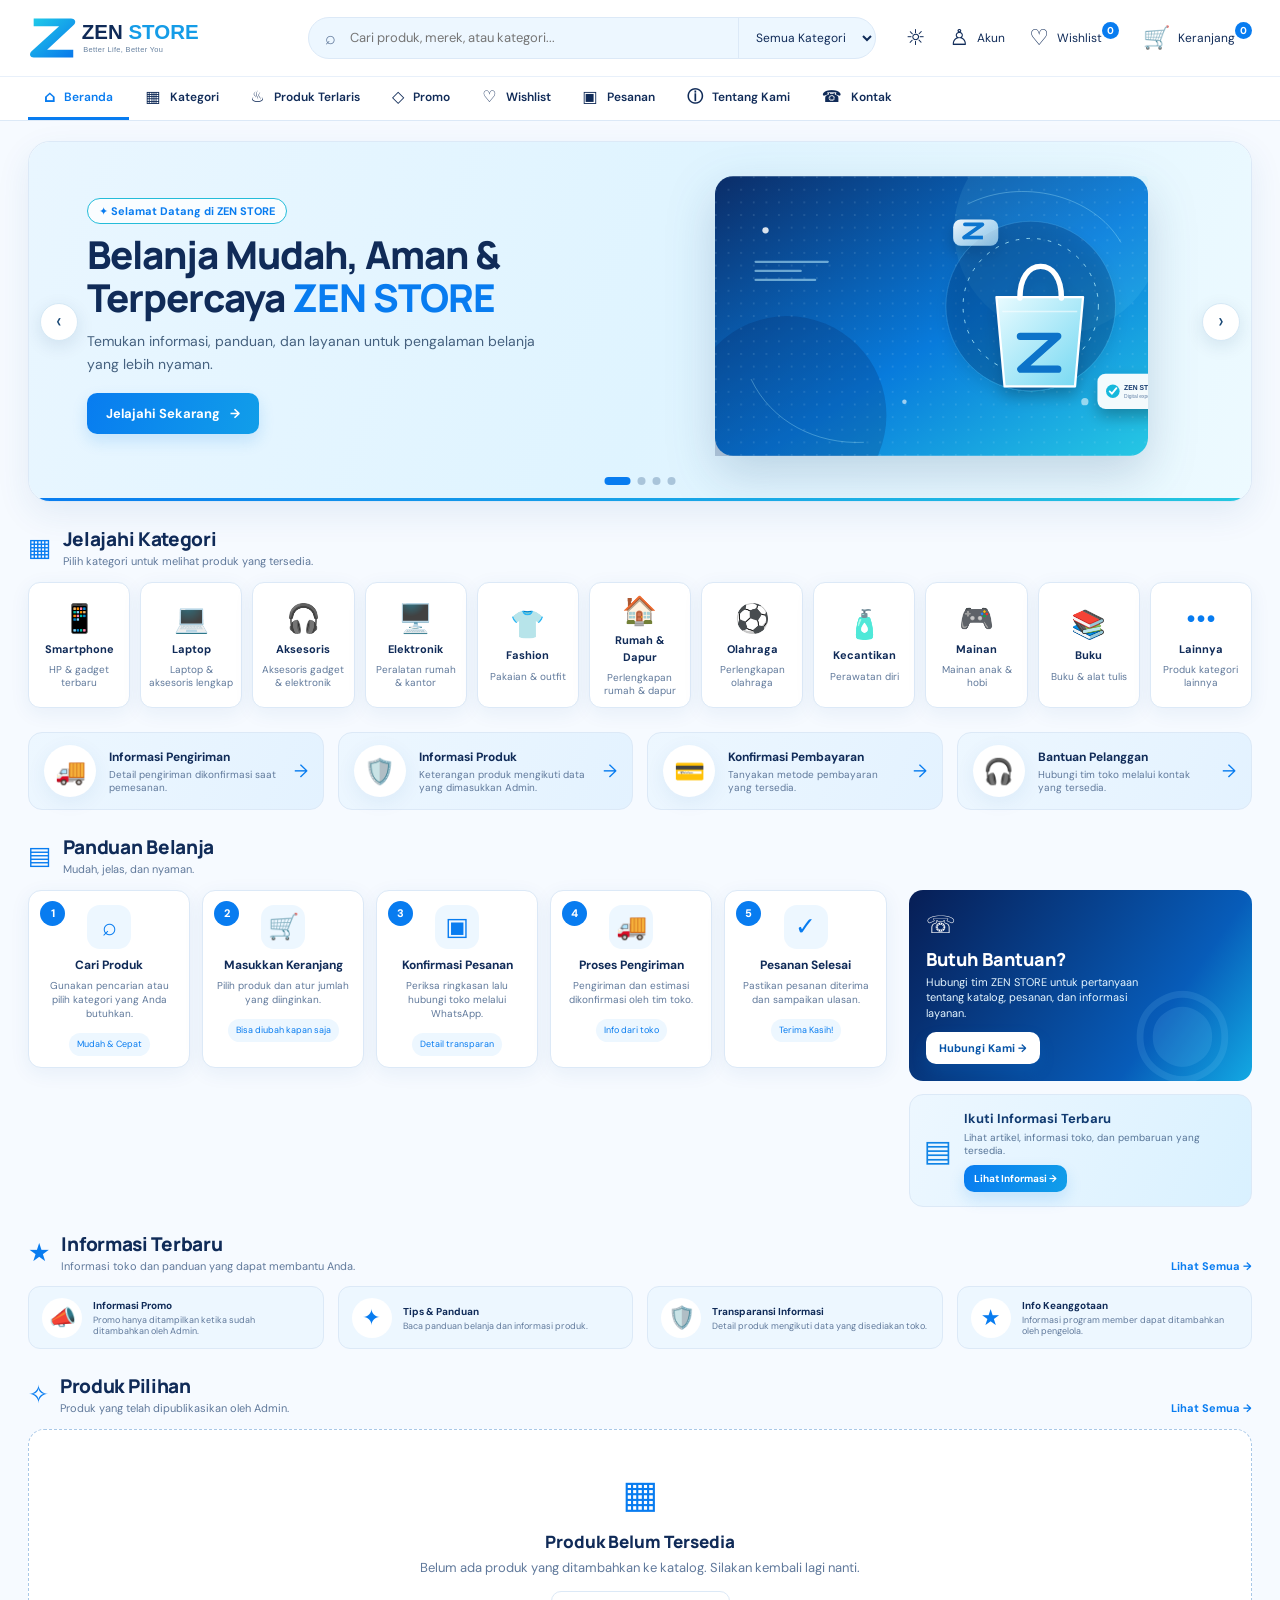
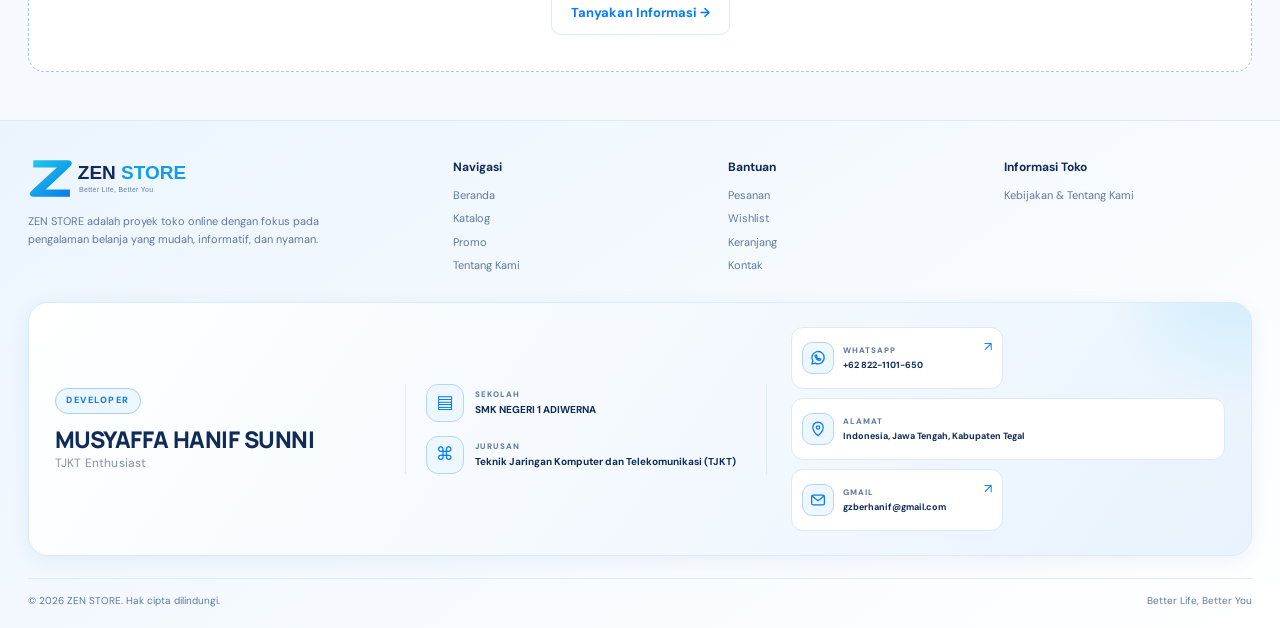
<file: index.html>
<!doctype html>
<html lang="id" data-theme="light">
<head>
  <meta charset="utf-8"><meta name="viewport" content="width=device-width, initial-scale=1">
  <meta name="description" content="ZEN STORE — panduan belanja dan katalog toko online modern.">
  <meta name="theme-color" content="#f6fbff"><title>ZEN STORE — Beranda</title>
  <link rel="icon" href="assets/logo/zen-mark.svg" type="image/svg+xml">
  <link rel="preconnect" href="https://fonts.googleapis.com"><link rel="preconnect" href="https://fonts.gstatic.com" crossorigin>
  <link href="https://fonts.googleapis.com/css2?family=DM+Sans:wght@400;500;600;700;800&family=Manrope:wght@400;500;600;700;800&display=swap" rel="stylesheet">
  <link rel="stylesheet" href="css/themes.css"><link rel="stylesheet" href="css/style.css"><link rel="stylesheet" href="css/responsive.css"><link rel="stylesheet" href="css/animations.css">
</head>
<body data-page="home"><div id="app" class="app-shell"><div class="boot-screen"><span class="brand-mark">Z</span><p>Menyiapkan ZEN STORE...</p></div></div>
<script src="js/storage.js"></script><script src="js/app.js"></script></body></html>
</file>
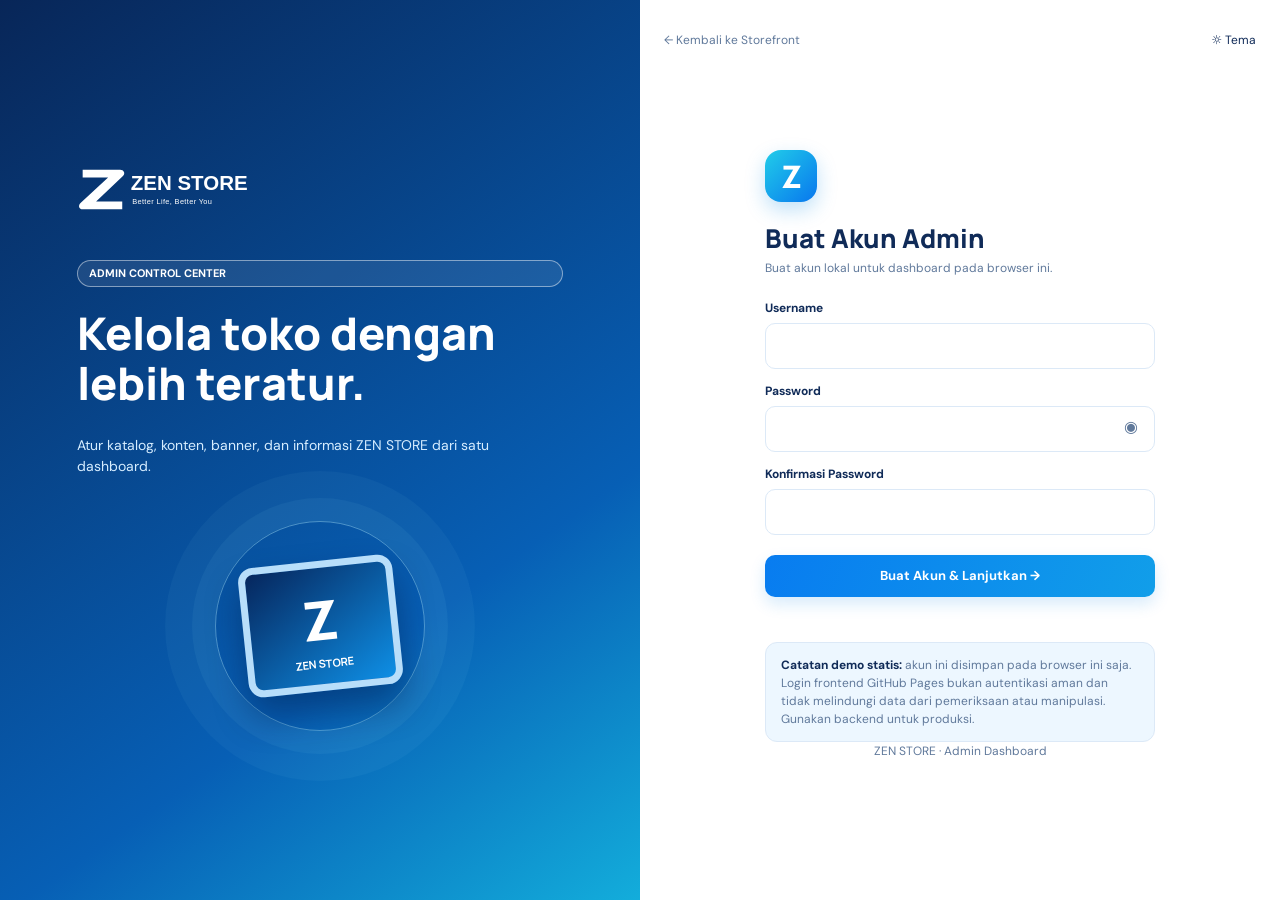
<file: admin/index.html>
<!doctype html><html lang="id"><head><meta charset="utf-8"><meta name="viewport" content="width=device-width,initial-scale=1"><meta http-equiv="refresh" content="0;url=login.html"><title>Admin — ZEN STORE</title><script>location.replace(localStorage.getItem('zen_admin_session')==='active'?'dashboard.html':'login.html');</script></head><body><p>Membuka Admin ZEN STORE...</p><a href="login.html">Lanjutkan ke login</a></body></html>
</file>
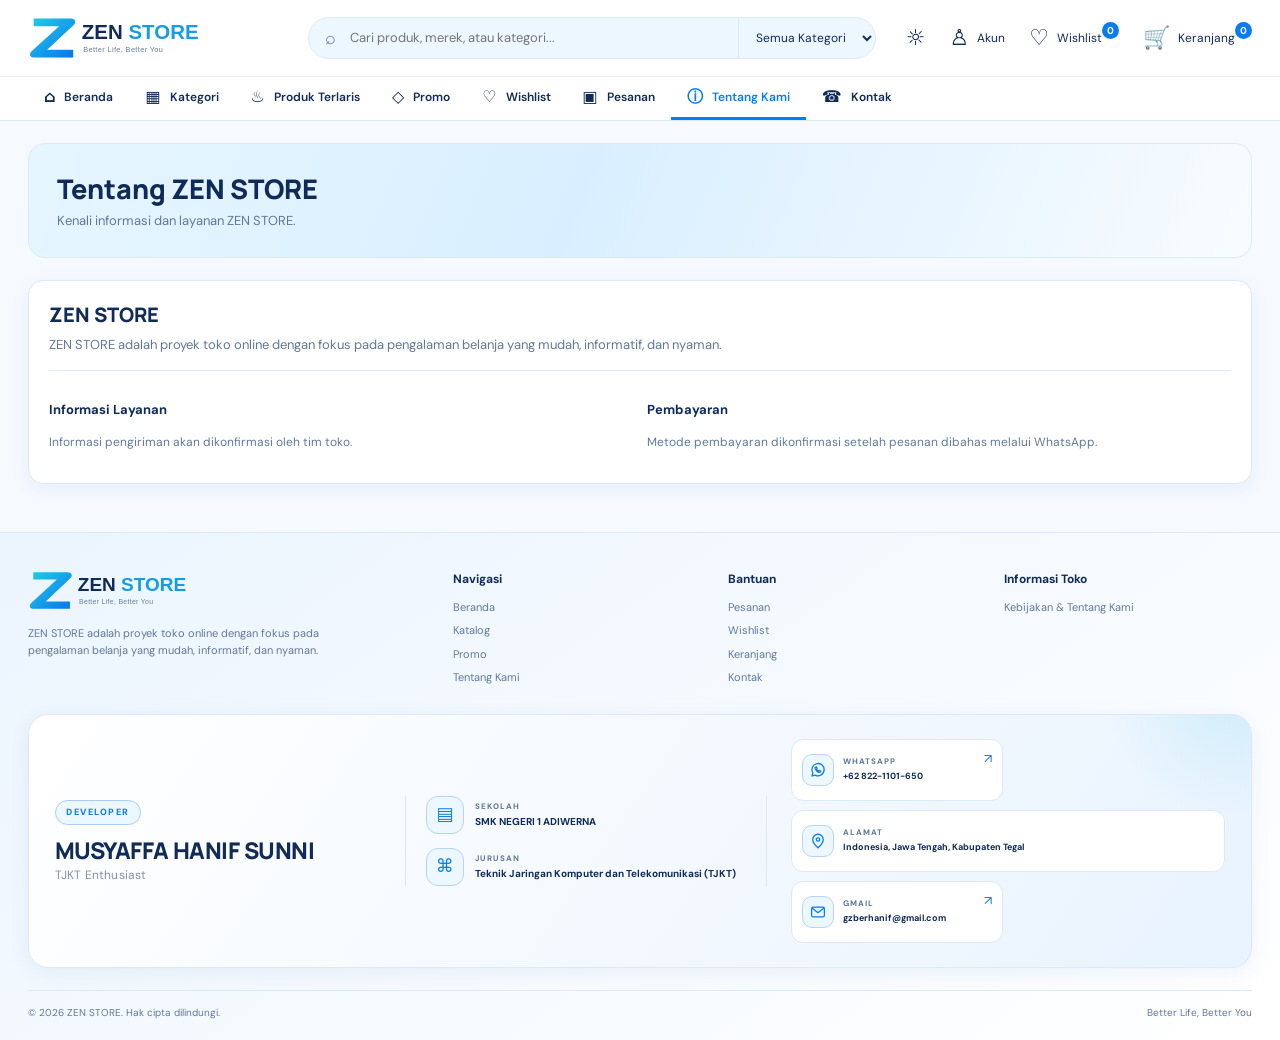
<file: about.html>
<!doctype html>
<html lang="id" data-theme="light">
<head>
  <meta charset="utf-8"><meta name="viewport" content="width=device-width, initial-scale=1">
  <meta name="description" content="Kenali ZEN STORE dan tim di balik proyek ini."><meta name="theme-color" content="#f6fbff">
  <title>Tentang Kami — ZEN STORE</title><link rel="icon" href="assets/logo/zen-mark.svg" type="image/svg+xml">
  <link rel="preconnect" href="https://fonts.googleapis.com"><link rel="preconnect" href="https://fonts.gstatic.com" crossorigin>
  <link href="https://fonts.googleapis.com/css2?family=DM+Sans:wght@400;500;600;700;800&family=Manrope:wght@400;500;600;700;800&display=swap" rel="stylesheet">
  <link rel="stylesheet" href="css/themes.css"><link rel="stylesheet" href="css/style.css"><link rel="stylesheet" href="css/responsive.css"><link rel="stylesheet" href="css/animations.css">
</head>
<body data-page="about"><div id="app" class="app-shell"><div class="boot-screen"><span class="brand-mark">Z</span><p>Menyiapkan ZEN STORE...</p></div></div>
<script src="js/storage.js"></script><script src="js/app.js"></script></body></html>
</file>
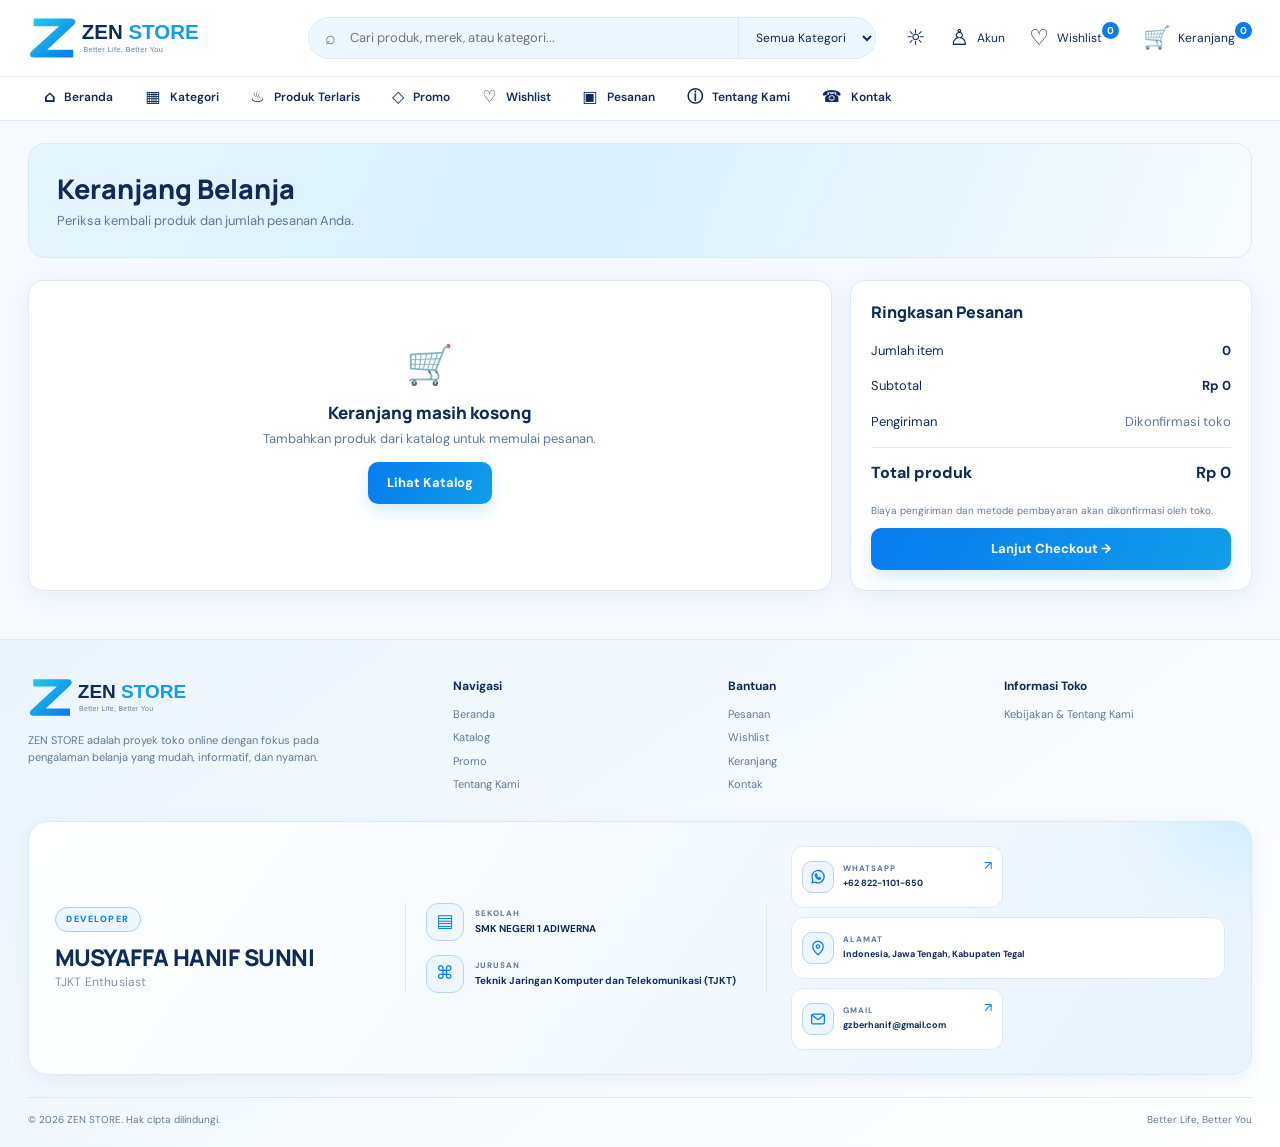
<file: cart.html>
<!doctype html>
<html lang="id" data-theme="light">
<head>
  <meta charset="utf-8"><meta name="viewport" content="width=device-width, initial-scale=1">
  <meta name="description" content="Periksa produk yang akan Anda pesan."><meta name="theme-color" content="#f6fbff">
  <title>Keranjang — ZEN STORE</title><link rel="icon" href="assets/logo/zen-mark.svg" type="image/svg+xml">
  <link rel="preconnect" href="https://fonts.googleapis.com"><link rel="preconnect" href="https://fonts.gstatic.com" crossorigin>
  <link href="https://fonts.googleapis.com/css2?family=DM+Sans:wght@400;500;600;700;800&family=Manrope:wght@400;500;600;700;800&display=swap" rel="stylesheet">
  <link rel="stylesheet" href="css/themes.css"><link rel="stylesheet" href="css/style.css"><link rel="stylesheet" href="css/responsive.css"><link rel="stylesheet" href="css/animations.css">
</head>
<body data-page="cart"><div id="app" class="app-shell"><div class="boot-screen"><span class="brand-mark">Z</span><p>Menyiapkan ZEN STORE...</p></div></div>
<script src="js/storage.js"></script><script src="js/app.js"></script></body></html>
</file>
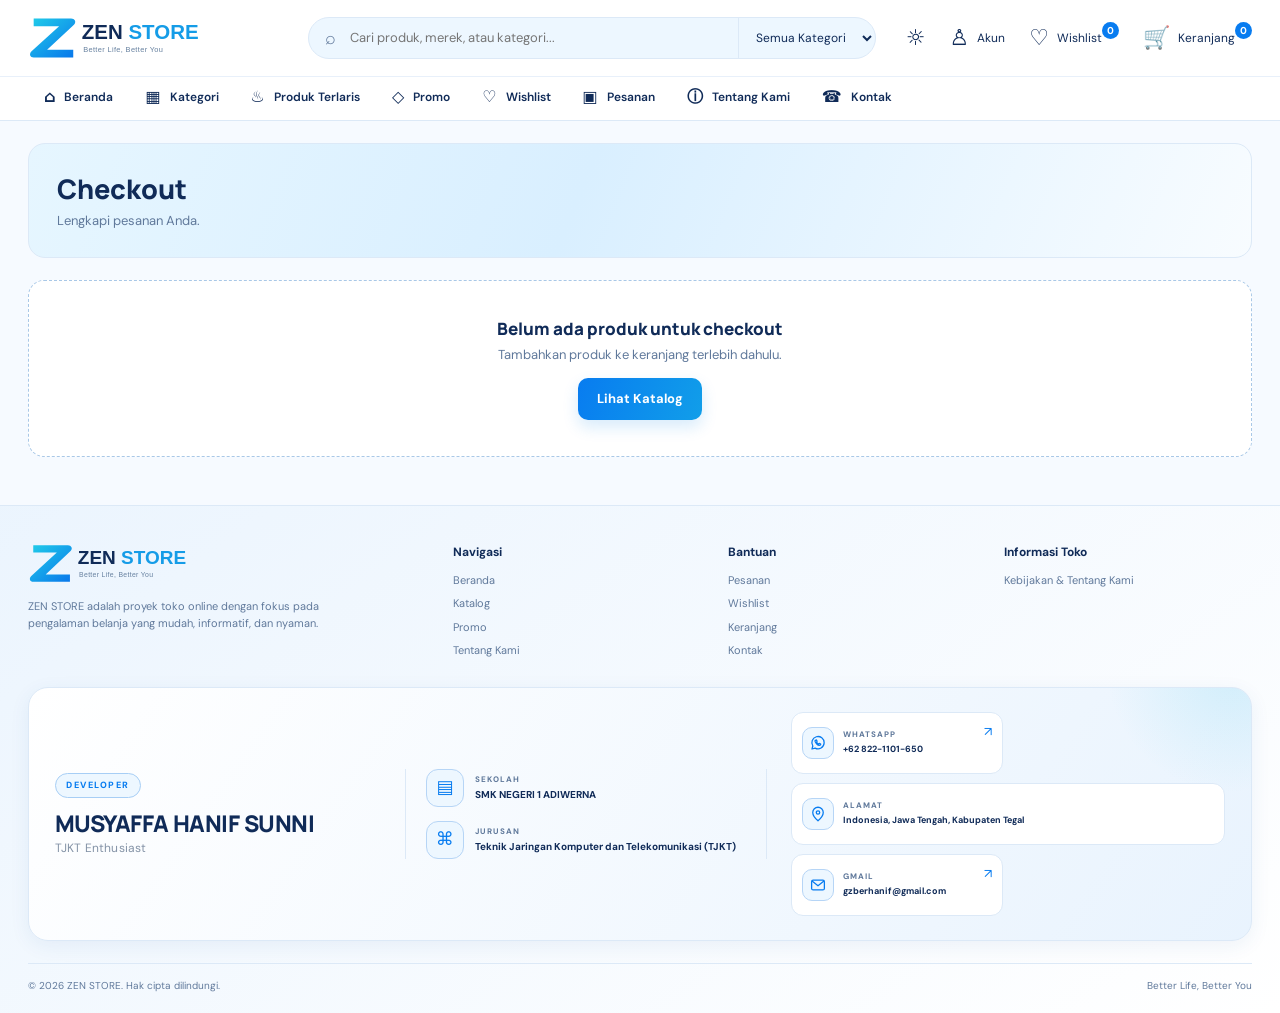
<file: checkout.html>
<!doctype html>
<html lang="id" data-theme="light">
<head>
  <meta charset="utf-8"><meta name="viewport" content="width=device-width, initial-scale=1">
  <meta name="description" content="Lengkapi informasi pesanan Anda."><meta name="theme-color" content="#f6fbff">
  <title>Checkout — ZEN STORE</title><link rel="icon" href="assets/logo/zen-mark.svg" type="image/svg+xml">
  <link rel="preconnect" href="https://fonts.googleapis.com"><link rel="preconnect" href="https://fonts.gstatic.com" crossorigin>
  <link href="https://fonts.googleapis.com/css2?family=DM+Sans:wght@400;500;600;700;800&family=Manrope:wght@400;500;600;700;800&display=swap" rel="stylesheet">
  <link rel="stylesheet" href="css/themes.css"><link rel="stylesheet" href="css/style.css"><link rel="stylesheet" href="css/responsive.css"><link rel="stylesheet" href="css/animations.css">
</head>
<body data-page="checkout"><div id="app" class="app-shell"><div class="boot-screen"><span class="brand-mark">Z</span><p>Menyiapkan ZEN STORE...</p></div></div>
<script src="js/storage.js"></script><script src="js/app.js"></script></body></html>
</file>
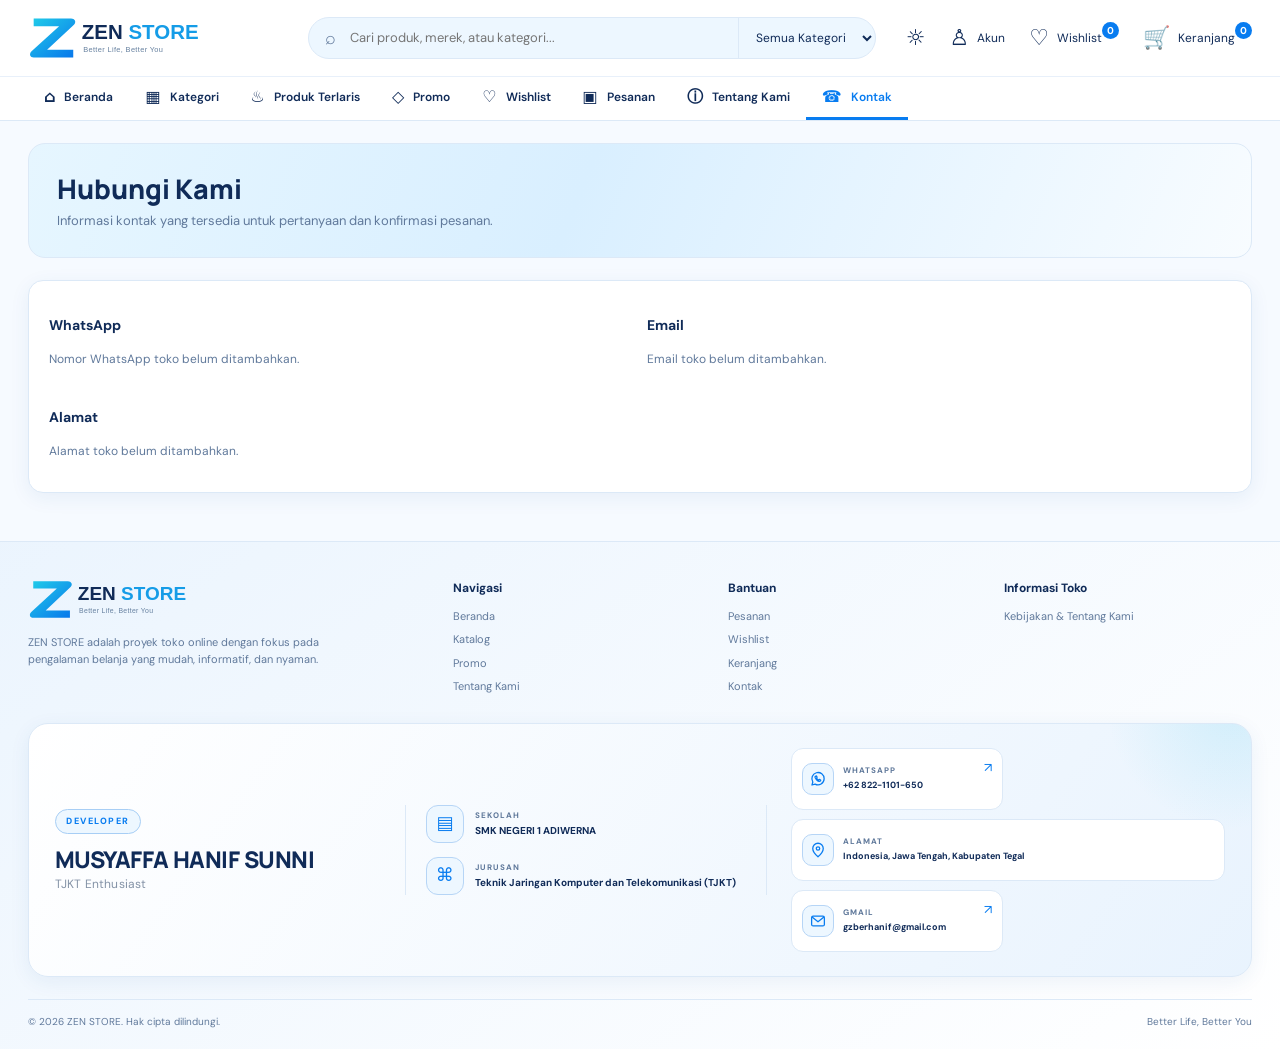
<file: contact.html>
<!doctype html>
<html lang="id" data-theme="light">
<head>
  <meta charset="utf-8"><meta name="viewport" content="width=device-width, initial-scale=1">
  <meta name="description" content="Hubungi ZEN STORE melalui informasi yang tersedia."><meta name="theme-color" content="#f6fbff">
  <title>Kontak — ZEN STORE</title><link rel="icon" href="assets/logo/zen-mark.svg" type="image/svg+xml">
  <link rel="preconnect" href="https://fonts.googleapis.com"><link rel="preconnect" href="https://fonts.gstatic.com" crossorigin>
  <link href="https://fonts.googleapis.com/css2?family=DM+Sans:wght@400;500;600;700;800&family=Manrope:wght@400;500;600;700;800&display=swap" rel="stylesheet">
  <link rel="stylesheet" href="css/themes.css"><link rel="stylesheet" href="css/style.css"><link rel="stylesheet" href="css/responsive.css"><link rel="stylesheet" href="css/animations.css">
</head>
<body data-page="contact"><div id="app" class="app-shell"><div class="boot-screen"><span class="brand-mark">Z</span><p>Menyiapkan ZEN STORE...</p></div></div>
<script src="js/storage.js"></script><script src="js/app.js"></script></body></html>
</file>
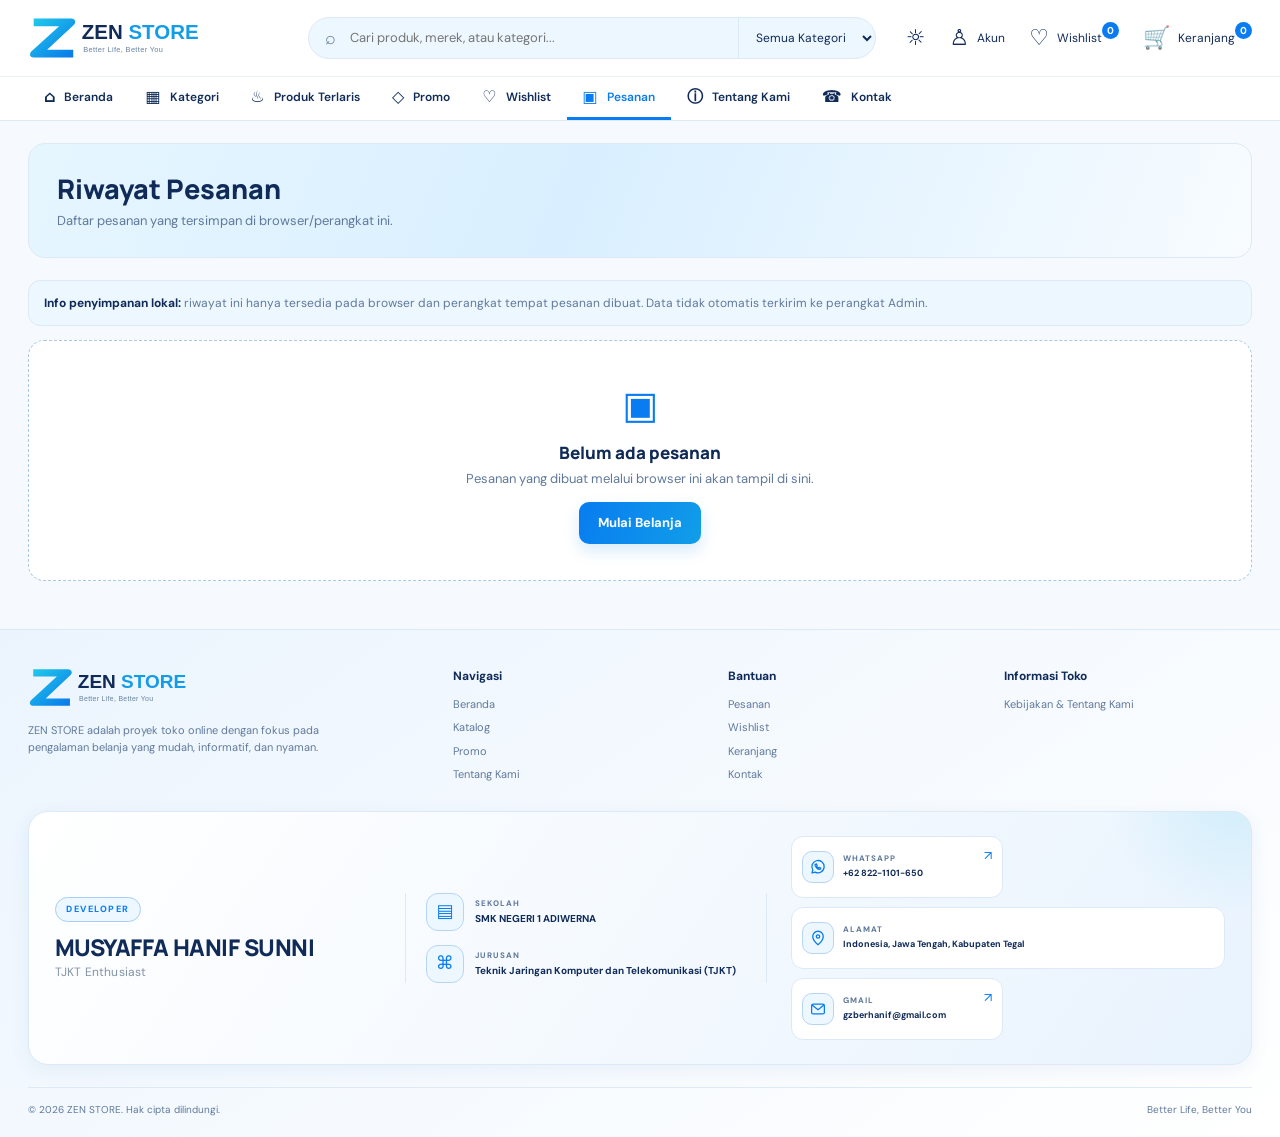
<file: orders.html>
<!doctype html>
<html lang="id" data-theme="light">
<head>
  <meta charset="utf-8"><meta name="viewport" content="width=device-width, initial-scale=1">
  <meta name="description" content="Riwayat pesanan yang tersimpan di perangkat ini."><meta name="theme-color" content="#f6fbff">
  <title>Pesanan — ZEN STORE</title><link rel="icon" href="assets/logo/zen-mark.svg" type="image/svg+xml">
  <link rel="preconnect" href="https://fonts.googleapis.com"><link rel="preconnect" href="https://fonts.gstatic.com" crossorigin>
  <link href="https://fonts.googleapis.com/css2?family=DM+Sans:wght@400;500;600;700;800&family=Manrope:wght@400;500;600;700;800&display=swap" rel="stylesheet">
  <link rel="stylesheet" href="css/themes.css"><link rel="stylesheet" href="css/style.css"><link rel="stylesheet" href="css/responsive.css"><link rel="stylesheet" href="css/animations.css">
</head>
<body data-page="orders"><div id="app" class="app-shell"><div class="boot-screen"><span class="brand-mark">Z</span><p>Menyiapkan ZEN STORE...</p></div></div>
<script src="js/storage.js"></script><script src="js/app.js"></script></body></html>
</file>
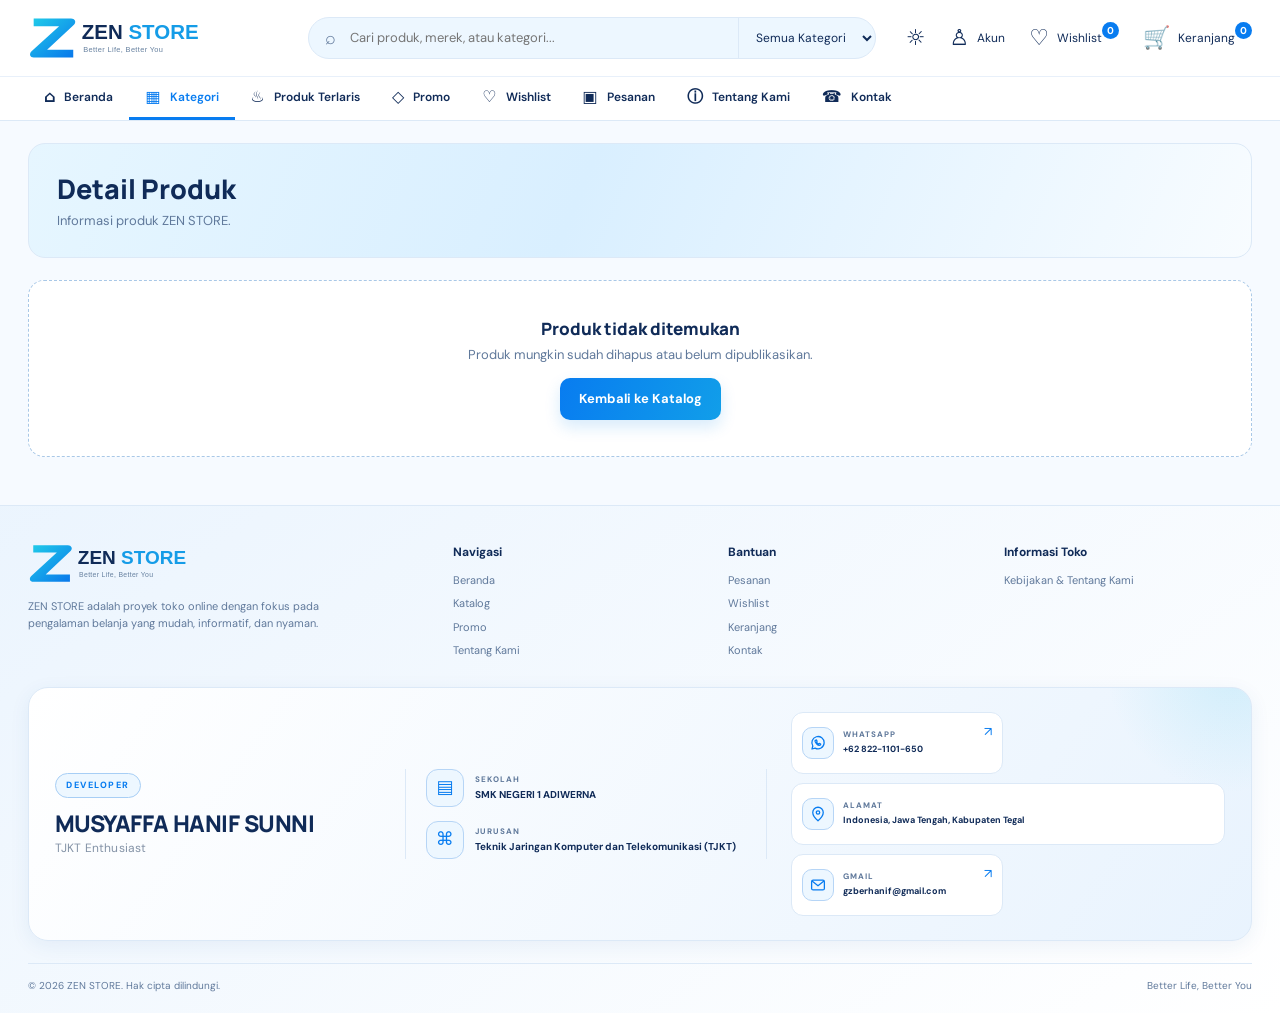
<file: product-detail.html>
<!doctype html>
<html lang="id" data-theme="light">
<head>
  <meta charset="utf-8"><meta name="viewport" content="width=device-width, initial-scale=1">
  <meta name="description" content="Informasi lengkap produk ZEN STORE."><meta name="theme-color" content="#f6fbff">
  <title>Detail Produk — ZEN STORE</title><link rel="icon" href="assets/logo/zen-mark.svg" type="image/svg+xml">
  <link rel="preconnect" href="https://fonts.googleapis.com"><link rel="preconnect" href="https://fonts.gstatic.com" crossorigin>
  <link href="https://fonts.googleapis.com/css2?family=DM+Sans:wght@400;500;600;700;800&family=Manrope:wght@400;500;600;700;800&display=swap" rel="stylesheet">
  <link rel="stylesheet" href="css/themes.css"><link rel="stylesheet" href="css/style.css"><link rel="stylesheet" href="css/responsive.css"><link rel="stylesheet" href="css/animations.css">
</head>
<body data-page="detail"><div id="app" class="app-shell"><div class="boot-screen"><span class="brand-mark">Z</span><p>Menyiapkan ZEN STORE...</p></div></div>
<script src="js/storage.js"></script><script src="js/app.js"></script></body></html>
</file>
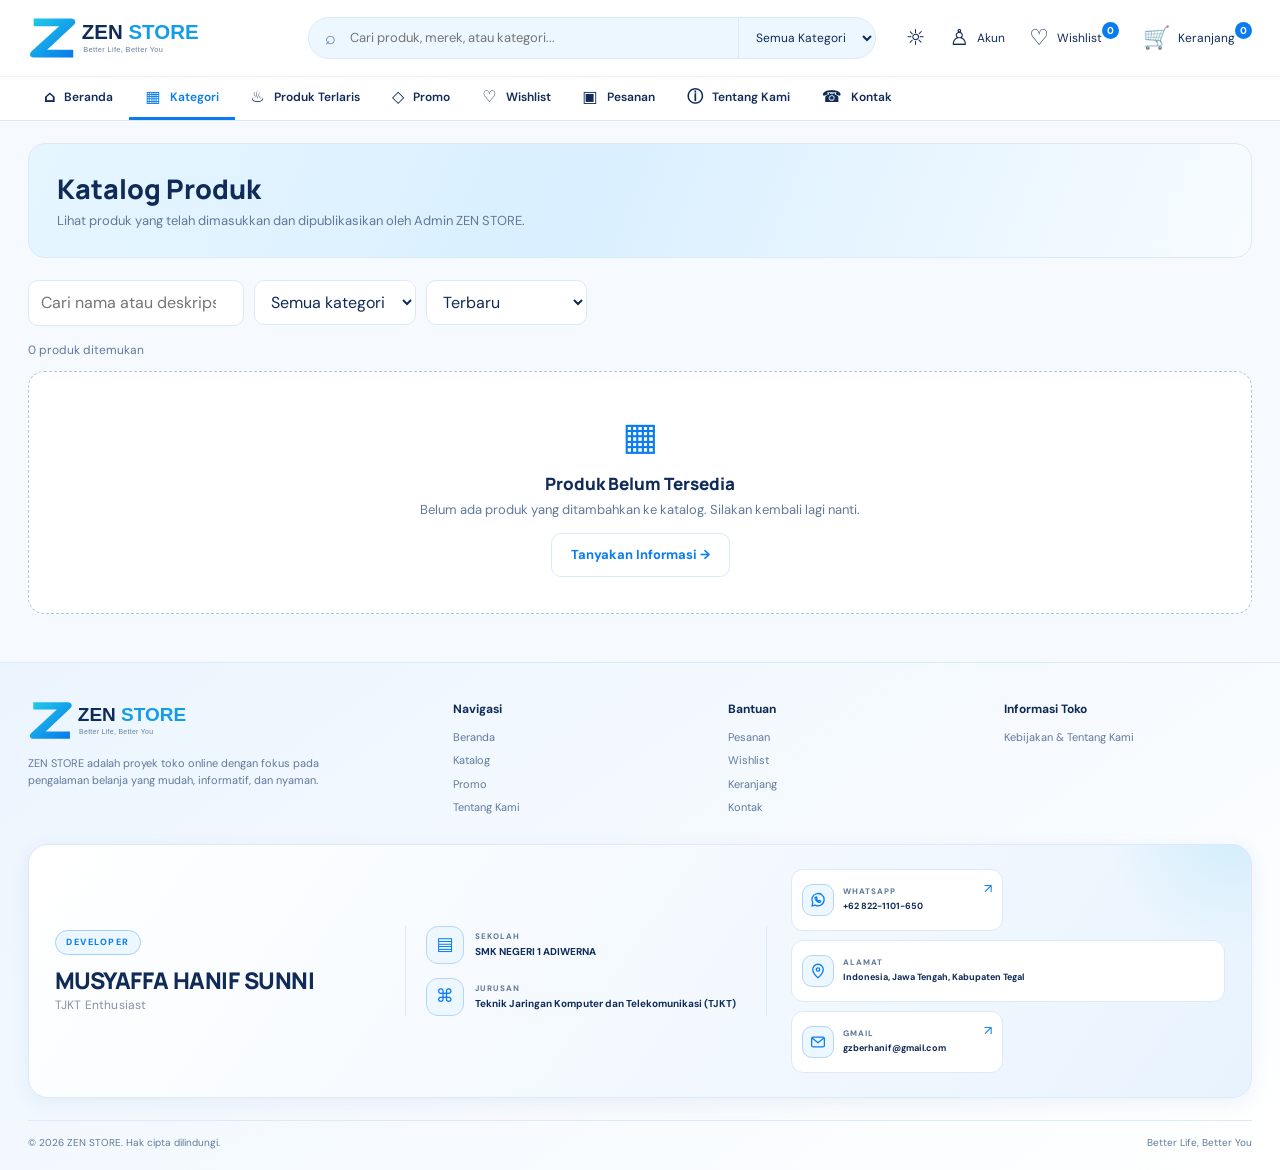
<file: products.html>
<!doctype html>
<html lang="id" data-theme="light">
<head>
  <meta charset="utf-8"><meta name="viewport" content="width=device-width, initial-scale=1">
  <meta name="description" content="Temukan produk yang telah ditambahkan ke katalog ZEN STORE."><meta name="theme-color" content="#f6fbff">
  <title>Produk — ZEN STORE</title><link rel="icon" href="assets/logo/zen-mark.svg" type="image/svg+xml">
  <link rel="preconnect" href="https://fonts.googleapis.com"><link rel="preconnect" href="https://fonts.gstatic.com" crossorigin>
  <link href="https://fonts.googleapis.com/css2?family=DM+Sans:wght@400;500;600;700;800&family=Manrope:wght@400;500;600;700;800&display=swap" rel="stylesheet">
  <link rel="stylesheet" href="css/themes.css"><link rel="stylesheet" href="css/style.css"><link rel="stylesheet" href="css/responsive.css"><link rel="stylesheet" href="css/animations.css">
</head>
<body data-page="catalog"><div id="app" class="app-shell"><div class="boot-screen"><span class="brand-mark">Z</span><p>Menyiapkan ZEN STORE...</p></div></div>
<script src="js/storage.js"></script><script src="js/app.js"></script></body></html>
</file>
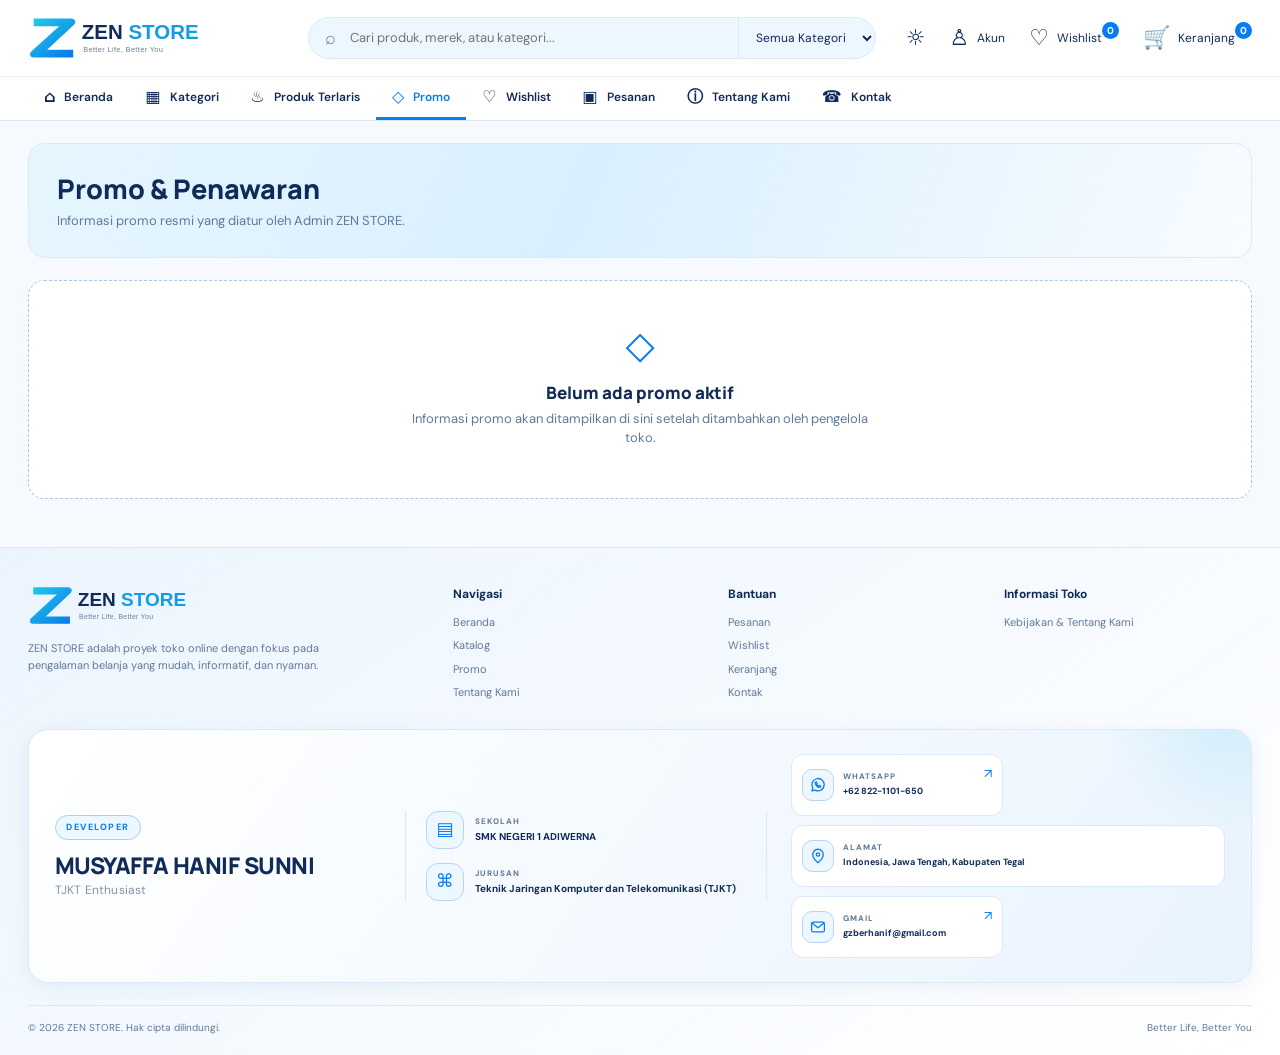
<file: promo.html>
<!doctype html>
<html lang="id" data-theme="light">
<head>
  <meta charset="utf-8"><meta name="viewport" content="width=device-width, initial-scale=1">
  <meta name="description" content="Informasi promo yang sedang tersedia."><meta name="theme-color" content="#f6fbff">
  <title>Promo — ZEN STORE</title><link rel="icon" href="assets/logo/zen-mark.svg" type="image/svg+xml">
  <link rel="preconnect" href="https://fonts.googleapis.com"><link rel="preconnect" href="https://fonts.gstatic.com" crossorigin>
  <link href="https://fonts.googleapis.com/css2?family=DM+Sans:wght@400;500;600;700;800&family=Manrope:wght@400;500;600;700;800&display=swap" rel="stylesheet">
  <link rel="stylesheet" href="css/themes.css"><link rel="stylesheet" href="css/style.css"><link rel="stylesheet" href="css/responsive.css"><link rel="stylesheet" href="css/animations.css">
</head>
<body data-page="promo"><div id="app" class="app-shell"><div class="boot-screen"><span class="brand-mark">Z</span><p>Menyiapkan ZEN STORE...</p></div></div>
<script src="js/storage.js"></script><script src="js/app.js"></script></body></html>
</file>
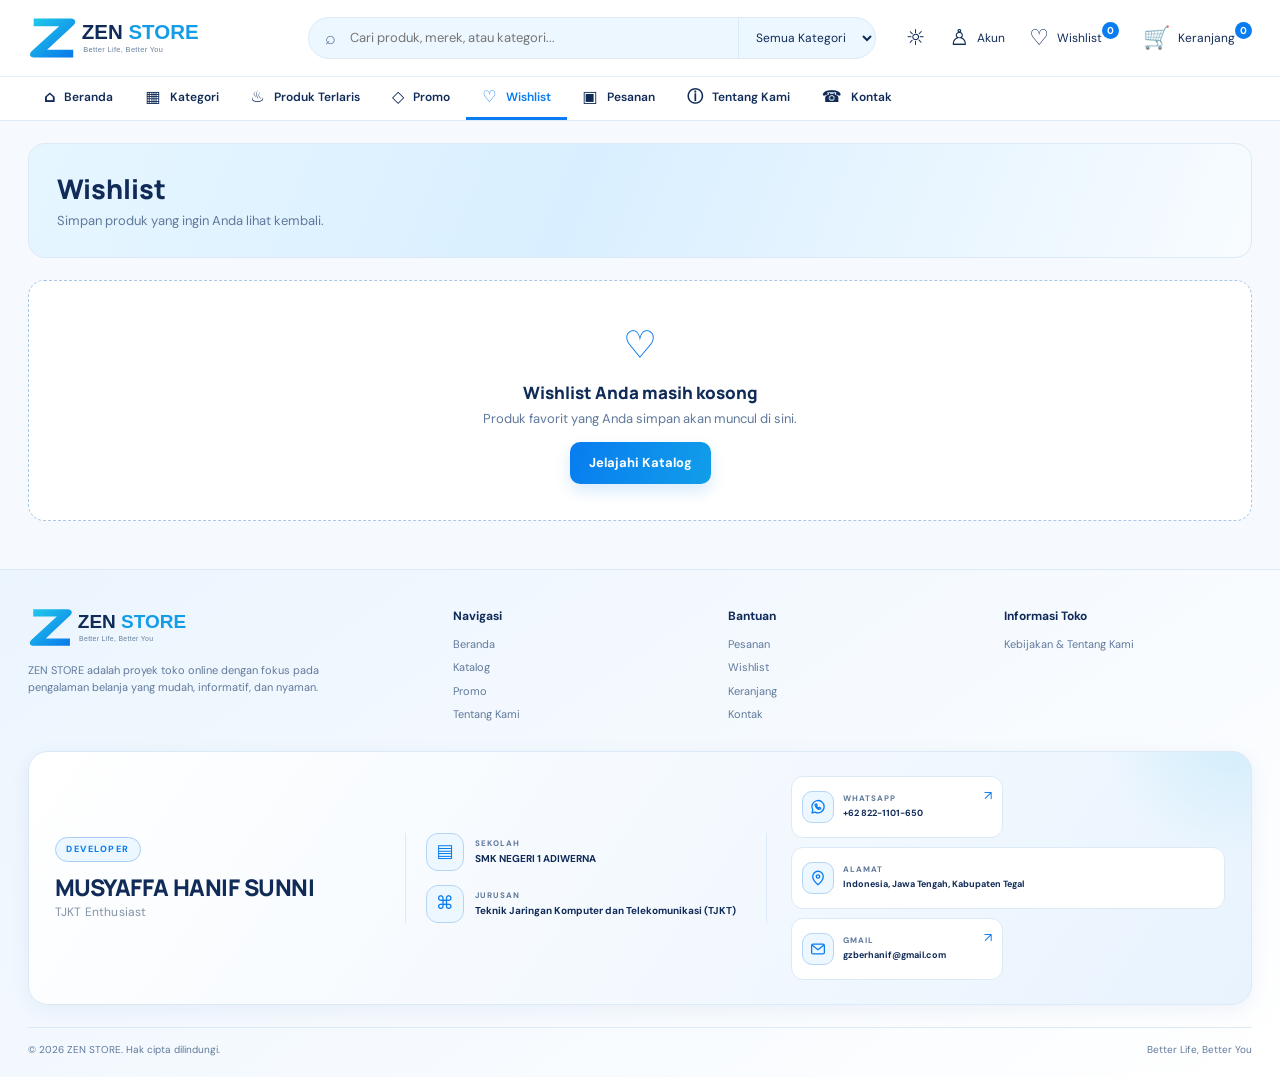
<file: wishlist.html>
<!doctype html>
<html lang="id" data-theme="light">
<head>
  <meta charset="utf-8"><meta name="viewport" content="width=device-width, initial-scale=1">
  <meta name="description" content="Daftar produk favorit Anda."><meta name="theme-color" content="#f6fbff">
  <title>Wishlist — ZEN STORE</title><link rel="icon" href="assets/logo/zen-mark.svg" type="image/svg+xml">
  <link rel="preconnect" href="https://fonts.googleapis.com"><link rel="preconnect" href="https://fonts.gstatic.com" crossorigin>
  <link href="https://fonts.googleapis.com/css2?family=DM+Sans:wght@400;500;600;700;800&family=Manrope:wght@400;500;600;700;800&display=swap" rel="stylesheet">
  <link rel="stylesheet" href="css/themes.css"><link rel="stylesheet" href="css/style.css"><link rel="stylesheet" href="css/responsive.css"><link rel="stylesheet" href="css/animations.css">
</head>
<body data-page="wishlist"><div id="app" class="app-shell"><div class="boot-screen"><span class="brand-mark">Z</span><p>Menyiapkan ZEN STORE...</p></div></div>
<script src="js/storage.js"></script><script src="js/app.js"></script></body></html>
</file>
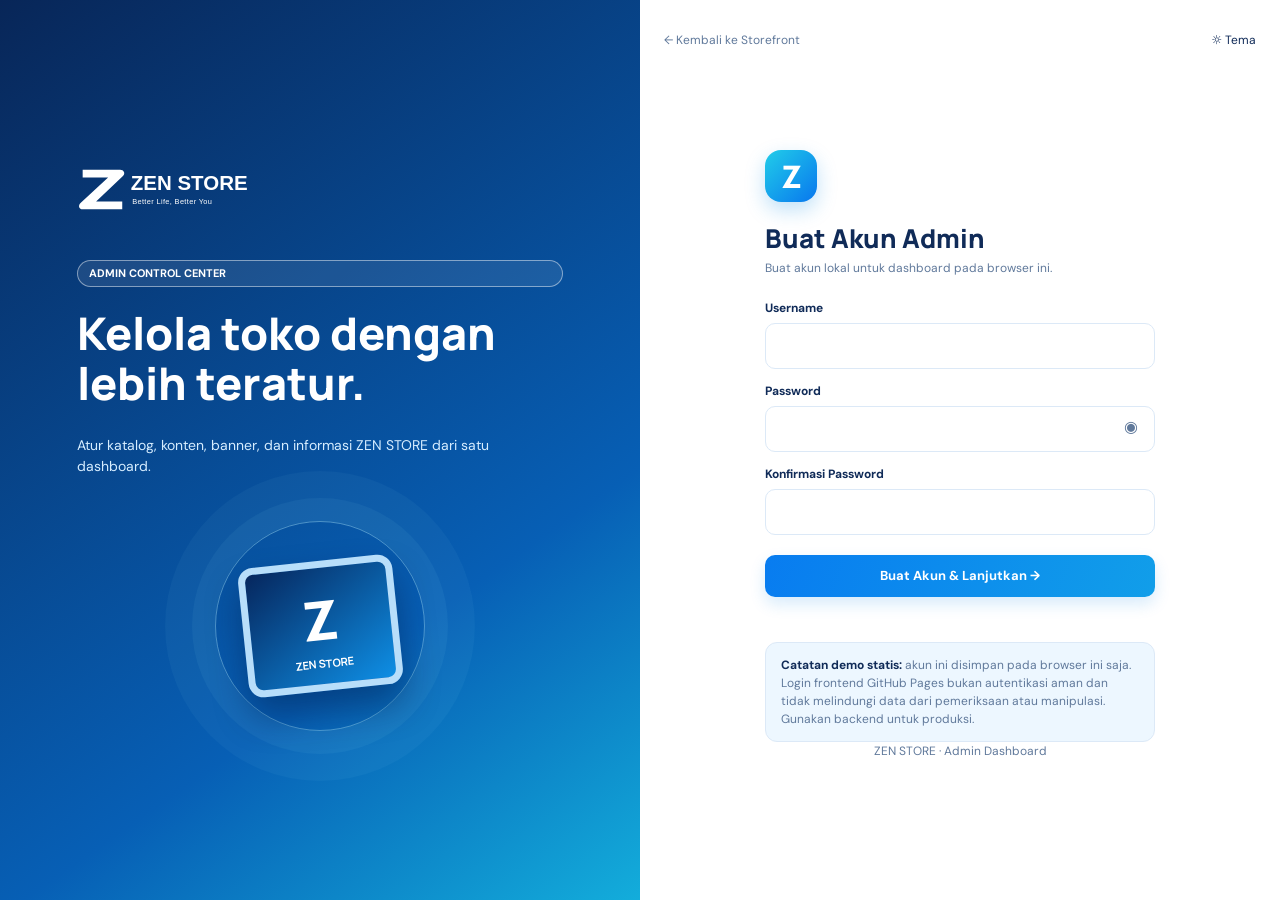
<file: admin/backup.html>
<!doctype html><html lang="id" data-theme="light"><head><meta charset="utf-8"><meta name="viewport" content="width=device-width,initial-scale=1"><title>Backup & Restore — Admin ZEN STORE</title><link rel="icon" href="../assets/logo/zen-mark.svg"><link rel="preconnect" href="https://fonts.googleapis.com"><link href="https://fonts.googleapis.com/css2?family=DM+Sans:wght@400;500;600;700;800&family=Manrope:wght@500;600;700;800&display=swap" rel="stylesheet"><link rel="stylesheet" href="../css/themes.css"><link rel="stylesheet" href="../css/style.css"><link rel="stylesheet" href="../admin-assets/css/admin.css"></head><body data-admin-page="backup"><div id="admin-app"><div class="boot-screen">Memuat Admin Dashboard...</div></div><script src="../js/storage.js"></script><script src="../admin-assets/js/admin-app.js"></script></body></html>
</file>
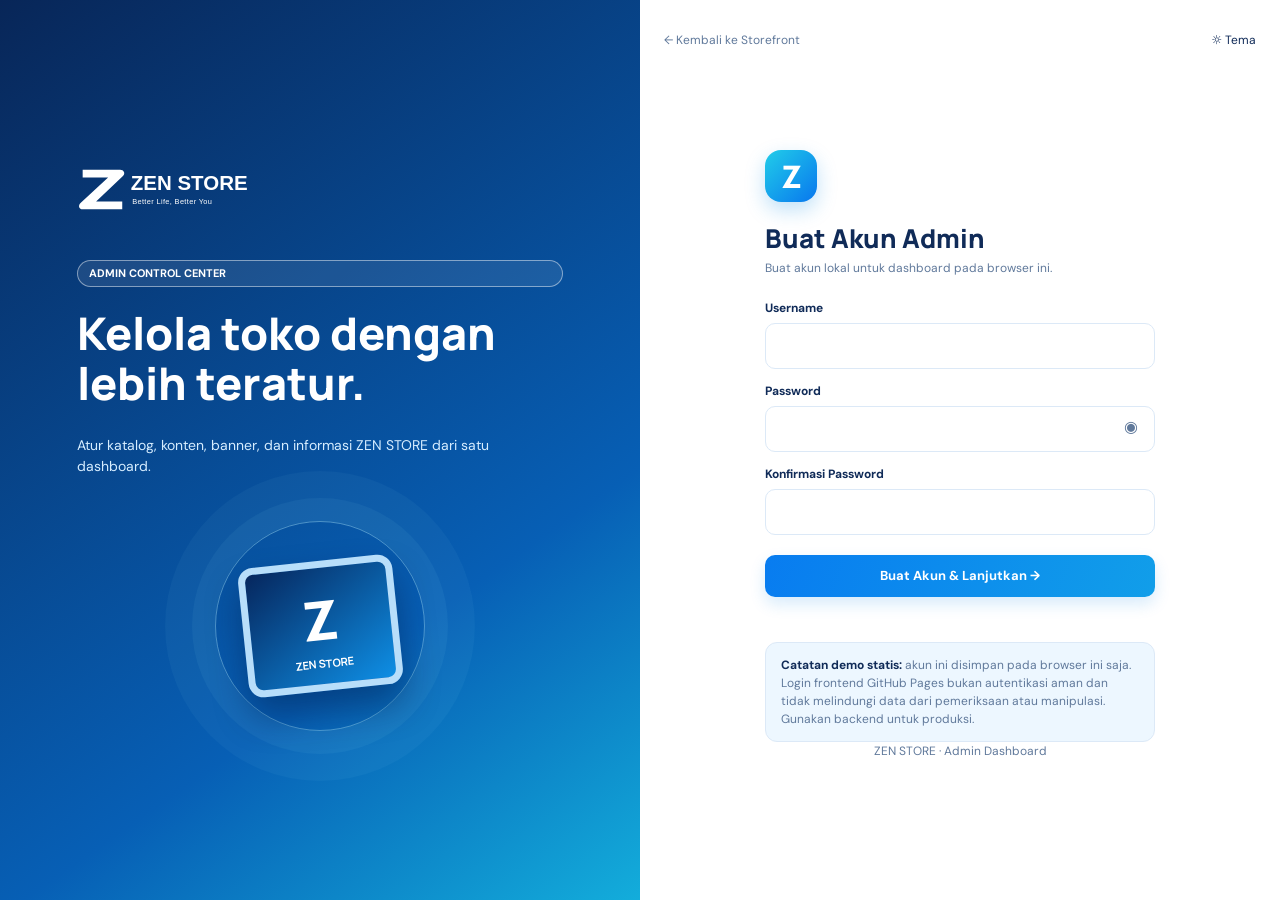
<file: admin/banners.html>
<!doctype html><html lang="id" data-theme="light"><head><meta charset="utf-8"><meta name="viewport" content="width=device-width,initial-scale=1"><title>Kelola Banner — Admin ZEN STORE</title><link rel="icon" href="../assets/logo/zen-mark.svg"><link rel="preconnect" href="https://fonts.googleapis.com"><link href="https://fonts.googleapis.com/css2?family=DM+Sans:wght@400;500;600;700;800&family=Manrope:wght@500;600;700;800&display=swap" rel="stylesheet"><link rel="stylesheet" href="../css/themes.css"><link rel="stylesheet" href="../css/style.css"><link rel="stylesheet" href="../admin-assets/css/admin.css"></head><body data-admin-page="banners"><div id="admin-app"><div class="boot-screen">Memuat Admin Dashboard...</div></div><script src="../js/storage.js"></script><script src="../admin-assets/js/admin-app.js"></script></body></html>
</file>
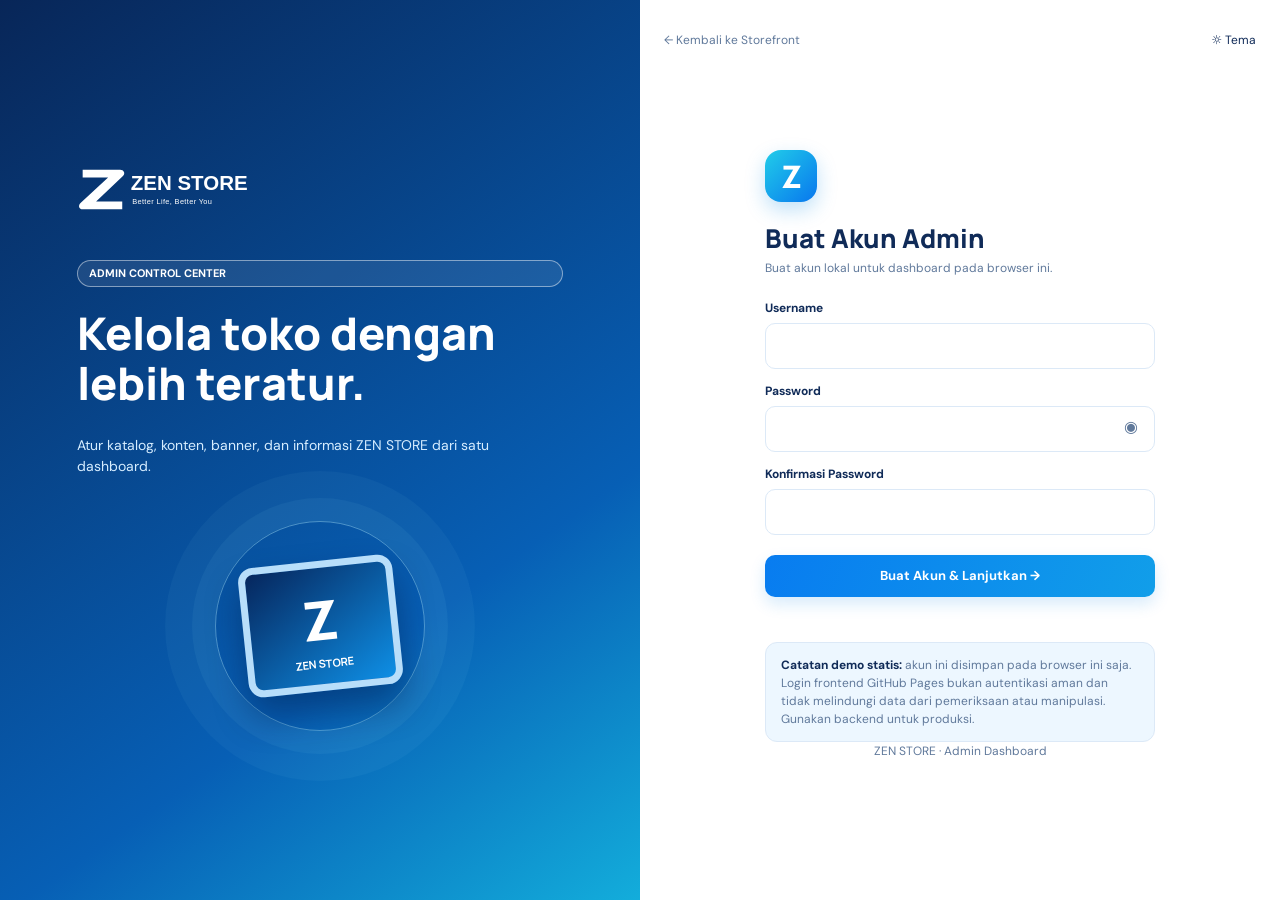
<file: admin/categories.html>
<!doctype html><html lang="id" data-theme="light"><head><meta charset="utf-8"><meta name="viewport" content="width=device-width,initial-scale=1"><title>Kelola Kategori — Admin ZEN STORE</title><link rel="icon" href="../assets/logo/zen-mark.svg"><link rel="preconnect" href="https://fonts.googleapis.com"><link href="https://fonts.googleapis.com/css2?family=DM+Sans:wght@400;500;600;700;800&family=Manrope:wght@500;600;700;800&display=swap" rel="stylesheet"><link rel="stylesheet" href="../css/themes.css"><link rel="stylesheet" href="../css/style.css"><link rel="stylesheet" href="../admin-assets/css/admin.css"></head><body data-admin-page="categories"><div id="admin-app"><div class="boot-screen">Memuat Admin Dashboard...</div></div><script src="../js/storage.js"></script><script src="../admin-assets/js/admin-app.js"></script></body></html>
</file>
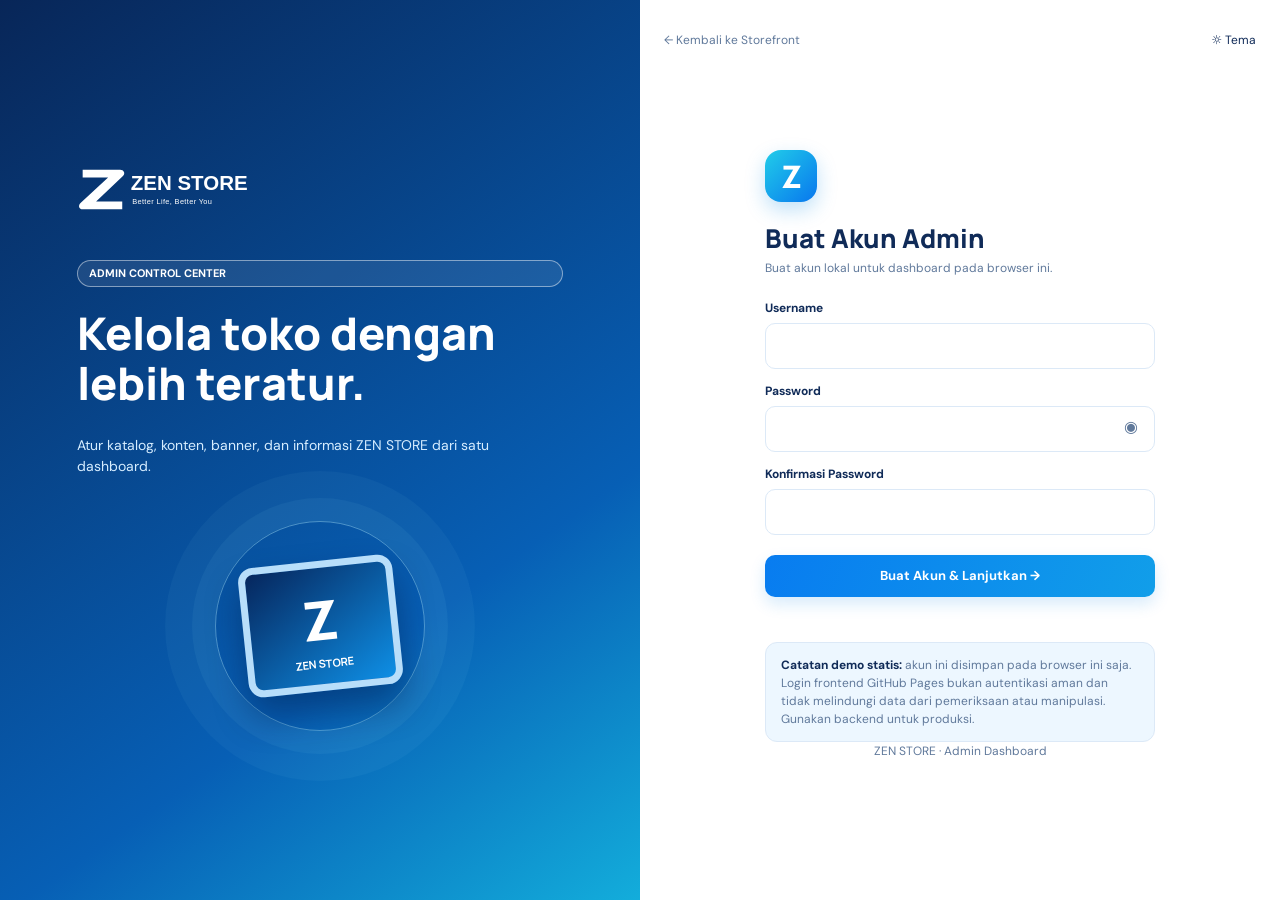
<file: admin/dashboard.html>
<!doctype html><html lang="id" data-theme="light"><head><meta charset="utf-8"><meta name="viewport" content="width=device-width,initial-scale=1"><title>Dashboard — Admin ZEN STORE</title><link rel="icon" href="../assets/logo/zen-mark.svg"><link rel="preconnect" href="https://fonts.googleapis.com"><link href="https://fonts.googleapis.com/css2?family=DM+Sans:wght@400;500;600;700;800&family=Manrope:wght@500;600;700;800&display=swap" rel="stylesheet"><link rel="stylesheet" href="../css/themes.css"><link rel="stylesheet" href="../css/style.css"><link rel="stylesheet" href="../admin-assets/css/admin.css"></head><body data-admin-page="dashboard"><div id="admin-app"><div class="boot-screen">Memuat Admin Dashboard...</div></div><script src="../js/storage.js"></script><script src="../admin-assets/js/admin-app.js"></script></body></html>
</file>
<file: css/themes.css>
:root{color-scheme:light;--bg:#f6faff;--surface:#fff;--surface-soft:#edf7ff;--surface-strong:#e3f2ff;--text:#102b58;--muted:#60799b;--line:#dce9f7;--blue:#087cf0;--blue-2:#16a8e8;--cyan:#24c7df;--navy:#09265b;--shadow:0 12px 34px rgba(35,91,151,.09);--shadow-soft:0 5px 20px rgba(35,91,151,.07);--hero-bg:linear-gradient(112deg,#e6f6ff 0%,#d9efff 45%,#f8fcff 100%);--success:#0c9b76;--warning:#d68a12;--danger:#d94a61}
html[data-theme="dark"]{color-scheme:dark;--bg:#07152b;--surface:#0d203d;--surface-soft:#11294b;--surface-strong:#17365e;--text:#edf6ff;--muted:#a6bdd8;--line:#203a5e;--blue:#38a0ff;--blue-2:#35b9ef;--cyan:#42d7e8;--navy:#d9eaff;--shadow:0 14px 38px rgba(0,0,0,.25);--shadow-soft:0 5px 20px rgba(0,0,0,.18);--hero-bg:linear-gradient(112deg,#102b50 0%,#123b68 52%,#0c2545 100%);--success:#52d4af;--warning:#f0bd5c;--danger:#ff8294}
*{box-sizing:border-box}html{scroll-behavior:smooth}body{margin:0;background:var(--bg);color:var(--text);font-family:'DM Sans',system-ui,sans-serif;line-height:1.5;transition:background .25s,color .25s}button,input,select,textarea{font:inherit}button,a{ -webkit-tap-highlight-color:transparent}a{color:inherit;text-decoration:none}button{cursor:pointer}img{max-width:100%;display:block}::selection{background:rgba(20,151,238,.2)}
</file>
<file: css/style.css>
:root{--radius:18px;--radius-sm:12px;--content:1420px}.app-shell{min-height:100vh}.boot-screen{min-height:55vh;display:grid;place-content:center;justify-items:center;color:var(--muted);gap:12px}.brand-mark{display:grid;place-items:center;width:48px;height:48px;border-radius:15px;background:linear-gradient(140deg,#20cce9,#0877ee);color:white;font:800 31px Manrope;box-shadow:0 8px 24px #168eea44}.container{width:min(calc(100% - 56px),var(--content));margin-inline:auto}.site-header{background:color-mix(in srgb,var(--surface) 94%,transparent);border-bottom:1px solid var(--line);position:relative;z-index:30;backdrop-filter:blur(14px)}.topbar{min-height:76px;display:grid;grid-template-columns:250px minmax(280px,1fr) auto;align-items:center;gap:30px}.brand{display:flex;align-items:center;width:max-content}.brand img{width:205px;height:auto}.search-wrap{display:flex;align-items:center;border:1px solid var(--line);border-radius:30px;background:var(--surface-soft);height:42px;overflow:hidden;max-width:680px}.search-wrap input{border:0;outline:0;background:transparent;color:var(--text);padding:0 14px;flex:1;min-width:0;font-size:13px}.search-icon{padding-left:16px;color:var(--muted);font-size:18px}.search-wrap select{border:0;border-left:1px solid var(--line);outline:0;background:transparent;color:var(--text);height:100%;padding:0 13px;font-size:12px;max-width:145px}.top-actions{display:flex;align-items:center;gap:24px}.icon-action{display:flex;align-items:center;gap:8px;border:0;background:none;color:var(--text);font-size:12px;padding:7px 0;white-space:nowrap}.icon-action .ico{font-size:22px;line-height:1}.icon-action:hover{color:var(--blue)}.count-pill{display:inline-grid;place-items:center;min-width:17px;height:17px;border-radius:99px;background:var(--blue);color:white;font-size:10px;margin-left:-8px;margin-top:-16px}.nav-row{border-top:1px solid color-mix(in srgb,var(--line) 65%,transparent)}.nav-inner{display:flex;align-items:center;gap:0;min-height:43px;overflow-x:auto;scrollbar-width:none}.nav-inner::-webkit-scrollbar{display:none}.nav-link{height:43px;display:flex;align-items:center;gap:9px;padding:0 16px;font-size:12px;font-weight:600;color:var(--text);border-bottom:3px solid transparent;white-space:nowrap;transition:.2s}.nav-link .ico{font-size:16px}.nav-link:hover,.nav-link.active{color:var(--blue);border-bottom-color:var(--blue)}.mobile-menu-toggle{display:none;border:1px solid var(--line);background:var(--surface);color:var(--text);border-radius:11px;width:42px;height:42px;font-size:20px}.mobile-search{display:none}.hero{margin-top:20px;position:relative;overflow:hidden;border-radius:15px;background:var(--hero-bg);min-height:260px;box-shadow:var(--shadow-soft);isolation:isolate}.hero-slides{position:relative;min-height:260px}.hero-slide{position:absolute;inset:0;display:grid;grid-template-columns:1fr 1fr;align-items:center;padding:28px 52px;opacity:0;visibility:hidden;transform:translateX(14px);transition:opacity .7s ease,transform .7s ease,visibility .7s}.hero-slide.active{position:relative;opacity:1;visibility:visible;transform:translateX(0);z-index:1}.hero-copy{max-width:610px;z-index:2}.eyebrow{display:inline-flex;align-items:center;gap:7px;border:1px solid #24bcd9;border-radius:99px;background:color-mix(in srgb,var(--surface) 76%,transparent);color:var(--blue);padding:4px 11px;font-size:11px;font-weight:700;margin-bottom:9px}.hero h1,.hero h2{font:800 clamp(25px,3vw,34px)/1.12 Manrope,sans-serif;letter-spacing:-.7px;margin:0 0 8px;max-width:610px}.hero h1 span,.hero h2 span{color:var(--blue)}.hero-copy p{font-size:14px;line-height:1.45;color:var(--text);max-width:480px;margin:0 0 16px}.btn{border:0;border-radius:10px;padding:11px 19px;display:inline-flex;justify-content:center;align-items:center;gap:10px;background:linear-gradient(110deg,#087cf0,#119ee9);color:white;font-weight:700;font-size:13px;box-shadow:0 7px 16px #0b83e72a;transition:transform .2s,box-shadow .2s}.btn:hover{transform:translateY(-2px);box-shadow:0 11px 22px #0b83e744}.btn.secondary{background:var(--surface);color:var(--blue);border:1px solid var(--line);box-shadow:none}.btn.ghost{background:transparent;color:var(--blue);border:1px solid var(--line);box-shadow:none}.btn.small{padding:8px 12px;font-size:12px}.hero-art{height:220px;display:flex;align-items:center;justify-content:center;position:relative;min-width:0}.hero-art:before{content:"";position:absolute;width:70%;height:60%;border-radius:50%;background:radial-gradient(ellipse,#55c9f755,transparent 70%);filter:blur(5px)}.art-panel{position:relative;z-index:1;width:min(88%,440px);height:190px;border-radius:20px;border:1px solid rgba(255,255,255,.8);background:linear-gradient(145deg,#ffffffd9,#c4e8ffbb);box-shadow:0 16px 30px #0c5fa933;display:grid;place-items:center;overflow:hidden}.art-panel:after{content:"";position:absolute;inset:auto -10% -60% -10%;height:100%;background:radial-gradient(ellipse,#078af344,transparent 65%)}.device{width:65%;height:125px;border-radius:12px 12px 7px 7px;border:5px solid #183d77;background:linear-gradient(140deg,#09285d,#087ce8 68%,#19c1e7);box-shadow:0 7px 0 #8cbbdf;display:grid;place-items:center;color:white;font:800 23px Manrope;transform:perspective(400px) rotateY(-9deg);z-index:1}.device:after{content:"ZEN STORE";font:700 12px Manrope;display:block;position:absolute;top:78px}.art-orbit{position:absolute;border:1px solid #2c9ce855;width:190px;height:190px;border-radius:50%;transform:rotate(-25deg)}.art-orbit:before,.art-orbit:after{content:"";position:absolute;width:10px;height:10px;border-radius:50%;background:#0c92ef;box-shadow:0 0 0 7px #0c92ef20}.art-orbit:before{top:20px;left:25px}.art-orbit:after{bottom:18px;right:21px;background:#1cc1d9}.floating-chip{position:absolute;z-index:2;background:#fff;color:#14528e;border-radius:12px;padding:9px 12px;box-shadow:0 7px 16px #0c5b9333;font-size:11px;font-weight:700;display:flex;align-items:center;gap:7px}.floating-chip b{font-size:20px;color:#087bed}.chip-one{top:22px;left:5%}.chip-two{top:32px;right:4%}.chip-three{bottom:14px;right:13%}.hero-arrow{position:absolute;top:50%;transform:translateY(-50%);z-index:5;width:34px;height:34px;border-radius:50%;border:1px solid #d4e8fa;background:#fff;color:#143a69;font-size:21px;box-shadow:0 3px 10px #144c7620}.hero-arrow.prev{left:11px}.hero-arrow.next{right:11px}.hero-dots{position:absolute;z-index:5;bottom:13px;left:50%;transform:translateX(-50%);display:flex;gap:8px}.hero-dot{width:9px;height:9px;border:0;border-radius:99px;background:#b7d4ef;padding:0;transition:.25s}.hero-dot.active{width:22px;background:var(--blue)}.hero-progress{position:absolute;left:0;bottom:0;height:3px;background:var(--blue);z-index:6;width:0;transition:width 5s linear}.section{margin-top:24px}.section-heading{display:flex;align-items:end;justify-content:space-between;gap:16px;margin-bottom:12px}.section-title{display:flex;align-items:center;gap:11px}.section-title .title-icon{font-size:25px;color:var(--blue)}.section-title h2{font:800 19px Manrope;margin:0;letter-spacing:-.3px}.section-title p{margin:1px 0 0;font-size:11px;color:var(--muted)}.text-link{color:var(--blue);font-size:11px;font-weight:700;display:inline-flex;align-items:center;gap:7px;white-space:nowrap}.category-grid{display:grid;grid-template-columns:repeat(11,minmax(80px,1fr));gap:10px}.category-card{min-height:116px;padding:13px 8px 10px;border-radius:12px;border:1px solid var(--line);background:var(--surface);box-shadow:var(--shadow-soft);display:flex;flex-direction:column;align-items:center;text-align:center;justify-content:center;gap:6px;transition:.22s;cursor:pointer}.category-card:hover,.category-card.active{transform:translateY(-3px);border-color:#2b9ae8;box-shadow:0 10px 22px #0d7ed51c}.category-icon{font-size:28px;line-height:1.1;color:var(--blue)}.category-card strong{font-size:11px}.category-card small{font-size:10px;line-height:1.3;color:var(--muted)}.service-grid{display:grid;grid-template-columns:repeat(4,1fr);gap:14px}.service-card{background:linear-gradient(115deg,var(--surface-soft),var(--surface-strong));border:1px solid var(--line);border-radius:14px;min-height:78px;padding:11px 15px;display:flex;align-items:center;gap:13px}.service-icon{width:52px;height:52px;border-radius:50%;background:var(--surface);display:grid;place-items:center;font-size:25px;color:var(--blue);box-shadow:var(--shadow-soft);flex-shrink:0}.service-card strong{display:block;font-size:12px}.service-card p{margin:2px 0 0;color:var(--muted);font-size:10px;line-height:1.35}.service-arrow{margin-left:auto;color:var(--blue);font-size:18px}.content-columns{display:grid;grid-template-columns:minmax(0,2.2fr) minmax(270px,.88fr);gap:22px;align-items:start}.guide-grid{display:grid;grid-template-columns:repeat(5,1fr);gap:12px}.guide-card{border:1px solid var(--line);border-radius:13px;background:var(--surface);padding:14px 12px 11px;box-shadow:var(--shadow-soft);position:relative;text-align:center;min-height:157px}.guide-number{position:absolute;top:10px;left:11px;width:25px;height:25px;border-radius:50%;display:grid;place-items:center;background:var(--blue);color:white;font-size:11px;font-weight:800}.guide-icon{width:44px;height:44px;border-radius:13px;background:var(--surface-soft);display:grid;place-items:center;font-size:25px;margin:0 auto 7px;color:var(--blue)}.guide-card h3{font-size:12px;margin:0 0 5px}.guide-card p{font-size:10px;color:var(--muted);line-height:1.4;margin:0 0 9px}.guide-tag{font-size:9px;color:var(--blue);background:var(--surface-soft);border-radius:99px;padding:5px 8px;display:inline-block}.side-stack{display:grid;gap:13px}.support-card{border-radius:14px;overflow:hidden;padding:17px;background:linear-gradient(125deg,#071e55,#075cb9 72%,#13a9e3);color:white;min-height:154px;position:relative}.support-card:after{content:"◉";position:absolute;right:17px;bottom:-36px;font-size:120px;color:#8cdbff22}.support-card h3{font:800 18px Manrope;margin:0 0 4px;position:relative;z-index:1}.support-card p{font-size:11px;line-height:1.4;max-width:75%;margin:0 0 11px;color:#e4f5ff;position:relative;z-index:1}.support-card .btn{background:white;color:#0754a8;padding:8px 13px;font-size:11px;position:relative;z-index:1}.update-card{border-radius:14px;background:linear-gradient(115deg,var(--surface-soft),#d9f1ff);border:1px solid var(--line);padding:14px;min-height:105px;display:flex;align-items:center;gap:12px;color:#103a70}.update-card .big{font-size:30px;color:#1084e6}.update-card h3{font-size:13px;margin:0 0 2px}.update-card p{font-size:10px;color:#567497;margin:0 0 7px;line-height:1.35}.update-card .btn{font-size:10px;padding:6px 10px}.info-grid{display:grid;grid-template-columns:repeat(4,1fr);gap:14px}.info-card{display:flex;align-items:center;gap:11px;border:1px solid var(--line);border-radius:12px;background:var(--surface-soft);padding:10px 13px;min-height:63px}.info-card .info-icon{width:40px;height:40px;border-radius:50%;background:var(--surface);display:grid;place-items:center;font-size:22px;color:var(--blue);flex-shrink:0}.info-card strong{font-size:10px;display:block}.info-card p{font-size:9px;color:var(--muted);line-height:1.3;margin:2px 0 0}.empty-state{background:var(--surface);border:1px dashed #a9c8e7;border-radius:16px;padding:36px 20px;text-align:center;color:var(--muted)}.empty-state .empty-icon{font-size:38px;color:var(--blue);margin-bottom:7px}.empty-state h3{color:var(--text);margin:0 0 5px;font:800 17px Manrope}.empty-state p{margin:0 auto 14px;max-width:460px;font-size:13px}.page-hero{padding:26px 28px;border-radius:17px;background:var(--hero-bg);border:1px solid var(--line);margin:22px 0}.page-hero h1{font:800 27px Manrope;margin:0 0 4px}.page-hero p{margin:0;color:var(--muted);font-size:13px}.toolbar{display:flex;align-items:center;gap:10px;flex-wrap:wrap;margin:15px 0}.field,.select-field,.textarea-field{background:var(--surface);border:1px solid var(--line);border-radius:10px;padding:10px 12px;color:var(--text);outline:0;min-height:41px}.field:focus,.select-field:focus,.textarea-field:focus{border-color:var(--blue);box-shadow:0 0 0 3px #168ce51b}.product-grid{display:grid;grid-template-columns:repeat(4,minmax(0,1fr));gap:15px}.product-card{border:1px solid var(--line);border-radius:15px;background:var(--surface);overflow:hidden;box-shadow:var(--shadow-soft);position:relative}.product-image{height:185px;display:grid;place-items:center;background:var(--surface-soft);overflow:hidden}.product-image img{width:100%;height:100%;object-fit:cover}.product-placeholder{font-size:43px;color:var(--blue)}.product-body{padding:13px}.product-body h3{font-size:13px;margin:0 0 5px}.product-price{font:800 15px Manrope;color:var(--blue)}.product-meta{font-size:10px;color:var(--muted);margin:4px 0 9px}.product-actions{display:flex;gap:7px}.product-actions .btn{flex:1;padding:8px 9px;font-size:11px}.heart-btn{width:37px;border:1px solid var(--line);border-radius:9px;background:var(--surface);color:var(--muted);font-size:17px}.heart-btn.active{color:#e44e74;border-color:#f4bfd0}.content-card{background:var(--surface);border:1px solid var(--line);border-radius:15px;padding:20px;box-shadow:var(--shadow-soft)}.form-grid{display:grid;grid-template-columns:repeat(2,minmax(0,1fr));gap:13px}.form-field{display:grid;gap:6px}.form-field label{font-size:12px;font-weight:700}.form-field.full{grid-column:1/-1}.form-field small{color:var(--muted);font-size:11px}.form-field input,.form-field textarea,.form-field select{width:100%}.textarea-field{min-height:100px;resize:vertical}.notice{border:1px solid var(--line);border-radius:12px;padding:13px 15px;font-size:12px;color:var(--muted);background:var(--surface-soft)}.notice strong{color:var(--text)}.cart-layout{display:grid;grid-template-columns:minmax(0,1.6fr) minmax(260px,.8fr);gap:18px}.cart-row{display:grid;grid-template-columns:60px 1fr auto auto;align-items:center;gap:12px;padding:12px 0;border-bottom:1px solid var(--line)}.cart-thumb{width:60px;height:60px;border-radius:11px;background:var(--surface-soft);display:grid;place-items:center;color:var(--blue);font-size:25px;overflow:hidden}.cart-thumb img{width:100%;height:100%;object-fit:cover}.qty-control{display:flex;align-items:center;gap:8px}.qty-control button{border:1px solid var(--line);border-radius:7px;background:var(--surface-soft);color:var(--text);width:26px;height:26px}.summary-line{display:flex;justify-content:space-between;padding:8px 0;font-size:13px}.summary-line.total{border-top:1px solid var(--line);margin-top:8px;padding-top:13px;font-weight:800;font-size:16px}.profile-card{background:linear-gradient(125deg,#092552,#0e67ba 68%,#19b6da);color:white;border-radius:19px;padding:24px;display:grid;grid-template-columns:150px 1fr;gap:24px;align-items:center;box-shadow:0 16px 36px #0b62a52b;overflow:hidden;position:relative}.profile-card:after{content:"";position:absolute;width:260px;height:260px;border:1px solid #a4e6ff40;border-radius:50%;right:-90px;top:-100px;box-shadow:0 0 0 24px #a4e6ff0b,0 0 0 55px #a4e6ff08}.profile-photo{width:130px;height:130px;border-radius:25px;background:linear-gradient(145deg,#d5f5ff,#71c8f4);display:grid;place-items:center;color:#0754a9;font-size:48px;font-weight:800;overflow:hidden;border:3px solid #d9f5ff88;box-shadow:0 8px 20px #061a5733;z-index:1}.profile-photo img{width:100%;height:100%;object-fit:cover}.profile-copy{position:relative;z-index:1}.profile-copy .eyebrow{background:#ffffff1e;color:#fff;border-color:#ffffff55}.profile-copy h2{font:800 24px Manrope;margin:0 0 2px}.profile-role{color:#8ce9ff;font-size:12px;font-weight:700}.profile-copy p{font-size:13px;color:#e4f3ff;max-width:650px;margin:10px 0}.social-links{display:flex;gap:8px;flex-wrap:wrap}.social-links a{border:1px solid #ffffff5d;background:#ffffff13;border-radius:99px;padding:6px 11px;font-size:11px}.site-footer{margin-top:45px;background:#081c3d;color:#dceaff;padding:30px 0 18px}.footer-grid{display:grid;grid-template-columns:1.6fr 1fr 1fr 1fr;gap:28px}.footer-brand img{width:190px;filter:brightness(0) invert(1);margin-bottom:10px}.site-footer p{font-size:11px;line-height:1.6;color:#a9bfdd;max-width:310px}.site-footer h3{font-size:12px;color:white;margin:3px 0 11px}.footer-links{display:grid;gap:7px}.footer-links a{font-size:11px;color:#b8cbe1}.footer-links a:hover{color:#4cd8f1}.footer-bottom{border-top:1px solid #ffffff1c;margin-top:22px;padding-top:14px;display:flex;justify-content:space-between;font-size:10px;color:#88a6c9}.toast-host{position:fixed;right:18px;bottom:18px;z-index:100;display:grid;gap:8px}.toast{background:#0b2b55;color:#fff;padding:11px 15px;border-radius:11px;box-shadow:0 10px 30px #001b3a38;font-size:12px;animation:toast-in .25s ease}.toast.error{background:#a92b46}.modal-backdrop{position:fixed;inset:0;background:#04152c88;z-index:80;display:grid;place-items:center;padding:18px}.modal{width:min(100%,560px);max-height:90vh;overflow:auto;background:var(--surface);border:1px solid var(--line);border-radius:17px;padding:22px;box-shadow:var(--shadow)}.modal-head{display:flex;justify-content:space-between;align-items:center;margin-bottom:14px}.modal-head h2{font:800 19px Manrope;margin:0}.close-btn{border:0;background:var(--surface-soft);color:var(--text);width:33px;height:33px;border-radius:9px;font-size:19px}.hide{display:none!important}.status{display:inline-flex;padding:4px 8px;border-radius:99px;background:var(--surface-soft);color:var(--muted);font-size:10px;font-weight:700}.status.success{color:var(--success)}.status.warning{color:var(--warning)}.status.danger{color:var(--danger)}.table-wrap{overflow:auto;border:1px solid var(--line);border-radius:12px}.data-table{width:100%;border-collapse:collapse;min-width:620px;background:var(--surface)}.data-table th,.data-table td{text-align:left;padding:12px 13px;border-bottom:1px solid var(--line);font-size:12px}.data-table th{background:var(--surface-soft);font-size:10px;text-transform:uppercase;letter-spacing:.5px;color:var(--muted)}.data-table tr:last-child td{border-bottom:0}.muted{color:var(--muted)}.divider{height:1px;background:var(--line);margin:16px 0}

.category-image{width:42px;height:42px;object-fit:cover;border-radius:11px;box-shadow:var(--shadow-soft)}
</file>
<file: css/responsive.css>
@media(max-width:1180px){.category-grid{grid-template-columns:repeat(6,1fr)}.topbar{grid-template-columns:205px minmax(220px,1fr) auto;gap:18px}.top-actions{gap:14px}.nav-link{padding-inline:12px}.guide-grid{grid-template-columns:repeat(3,1fr)}.content-columns{grid-template-columns:minmax(0,1.7fr) minmax(250px,.8fr)}}
@media(max-width:900px){.container{width:min(calc(100% - 32px),var(--content))}.topbar{grid-template-columns:1fr auto;min-height:68px}.brand img{width:185px}.search-wrap{grid-column:1/-1;grid-row:2;margin:0 0 10px;max-width:none}.topbar{padding-top:8px}.top-actions{gap:15px}.top-actions .icon-action span:not(.ico):not(.count-pill){display:none}.nav-inner{gap:0}.nav-link{padding:0 13px}.hero-slide{padding:24px 40px;grid-template-columns:1.05fr .95fr}.hero-art{height:190px}.art-panel{height:165px}.device{height:108px}.device:after{top:67px}.category-grid{grid-template-columns:repeat(4,1fr)}.service-grid,.info-grid{grid-template-columns:repeat(2,1fr)}.content-columns{grid-template-columns:1fr}.side-stack{grid-template-columns:repeat(2,1fr)}.product-grid{grid-template-columns:repeat(3,minmax(0,1fr))}.footer-grid{grid-template-columns:repeat(2,1fr)}}
@media(max-width:620px){.container{width:min(calc(100% - 24px),var(--content))}.topbar{display:grid;grid-template-columns:42px minmax(0,1fr) auto;gap:8px;padding:10px 0}.brand{grid-column:2;grid-row:1}.brand img{width:160px}.mobile-menu-toggle{grid-column:1;grid-row:1}.top-actions{grid-column:3;grid-row:1;gap:7px}.top-actions .icon-action{padding:4px}.top-actions .icon-action .ico{font-size:20px}.top-actions .icon-action:nth-child(2){display:none}.search-wrap{height:40px;grid-column:1/-1;grid-row:2;margin:0}.search-wrap select{max-width:110px;font-size:10px;padding:0 6px}.mobile-menu-toggle{display:block}.nav-row{display:none}.nav-row.mobile-open{display:block}.nav-inner{display:grid;grid-template-columns:repeat(2,1fr);padding:8px 0 12px}.nav-link{height:40px;border:0;border-radius:9px;padding:0 11px}.nav-link.active{background:var(--surface-soft)}.hero{margin-top:13px;border-radius:13px}.hero-slides{min-height:380px}.hero-slide{grid-template-columns:1fr;padding:24px 28px 32px;text-align:left;align-content:start;gap:0}.hero-copy{max-width:100%}.hero h1,.hero h2{font-size:26px}.hero-copy p{font-size:12px;max-width:100%}.hero-art{height:160px;margin-top:-3px}.art-panel{width:78%;height:136px}.device{height:94px;width:64%}.device:after{top:59px}.floating-chip{padding:6px 8px;font-size:9px}.floating-chip b{font-size:15px}.chip-one{left:2%;top:12px}.chip-two{right:1%;top:14px}.chip-three{right:6%;bottom:5px}.hero-arrow{width:29px;height:29px;font-size:18px}.hero-arrow.prev{left:7px}.hero-arrow.next{right:7px}.hero-dots{bottom:10px}.section{margin-top:20px}.section-title h2{font-size:16px}.section-title p{font-size:10px}.category-grid{grid-template-columns:repeat(3,1fr);gap:8px}.category-card{min-height:105px;padding:10px 5px}.category-icon{font-size:25px}.category-card strong{font-size:10px}.category-card small{font-size:9px}.service-grid{grid-template-columns:1fr 1fr;gap:8px}.service-card{padding:9px;gap:8px;min-height:72px}.service-icon{width:39px;height:39px;font-size:20px}.service-card strong{font-size:10px}.service-card p{font-size:9px}.service-arrow{display:none}.guide-grid{grid-template-columns:repeat(2,1fr);gap:8px}.guide-card{min-height:153px;padding:12px 8px}.side-stack{grid-template-columns:1fr}.support-card{min-height:140px}.info-grid{grid-template-columns:1fr 1fr;gap:8px}.info-card{padding:8px;gap:8px}.info-card .info-icon{width:34px;height:34px;font-size:18px}.info-card strong{font-size:9px}.info-card p{font-size:8px}.page-hero{padding:19px;margin:14px 0}.page-hero h1{font-size:22px}.page-hero p{font-size:11px}.product-grid{grid-template-columns:repeat(2,minmax(0,1fr));gap:9px}.product-image{height:135px}.product-body{padding:10px}.product-body h3{font-size:11px}.product-price{font-size:13px}.product-actions .btn{font-size:10px;padding:7px 5px}.heart-btn{width:32px}.form-grid{grid-template-columns:1fr}.form-field.full{grid-column:auto}.cart-layout{grid-template-columns:1fr}.cart-row{grid-template-columns:50px 1fr auto;gap:8px}.cart-row .qty-control{grid-column:2}.cart-row .cart-item-total{grid-column:3;grid-row:1/3}.cart-thumb{width:50px;height:50px}.profile-card{grid-template-columns:1fr;text-align:center;padding:22px;gap:13px}.profile-photo{margin:auto;width:112px;height:112px}.profile-copy h2{font-size:21px}.profile-copy p{font-size:12px}.social-links{justify-content:center}.footer-grid{grid-template-columns:1fr 1fr;gap:20px 13px}.footer-brand{grid-column:1/-1}.footer-bottom{gap:8px;flex-direction:column}.section-heading{align-items:center}.content-card{padding:15px}.toolbar>*{flex:1}.toolbar .field,.toolbar .select-field{min-width:130px}}
@media(max-width:380px){.category-grid{grid-template-columns:repeat(2,1fr)}.service-grid,.info-grid{grid-template-columns:1fr}.top-actions{gap:8px}.brand img{width:150px}.hero h1,.hero h2{font-size:23px}.hero-slides{min-height:395px}}

/* ZEN STORE refinement: horizontal hero carousel + compact developer footer */
.hero{min-height:340px;border-radius:22px;overflow:hidden;background:var(--surface);border:1px solid var(--line);box-shadow:var(--shadow)}
.hero-slides{display:flex;position:relative;width:100%;min-height:340px;transition:transform .78s cubic-bezier(.22,.75,.2,1);will-change:transform}
.hero-slide{position:relative;inset:auto;flex:0 0 100%;width:100%;min-width:100%;min-height:340px;display:grid;grid-template-columns:minmax(0,1.04fr) minmax(300px,.96fr);align-items:center;gap:16px;padding:34px 58px 45px;opacity:1;visibility:visible;transform:none;transition:none;overflow:hidden}
.hero-slide.active{position:relative;opacity:1;visibility:visible;transform:none;z-index:1}
.hero-slide--main{background:linear-gradient(112deg,#e9f6ff 0%,#dff4ff 53%,#edfaff 100%)}
.hero-slide--promo{background:linear-gradient(112deg,#fff2e6 0%,#f9eaff 52%,#fff0e8 100%)}
.hero-slide--new{background:linear-gradient(112deg,#e8faf4 0%,#d8f1ed 50%,#e4eeff 100%)}
.hero-slide--featured{background:linear-gradient(112deg,#091d45 0%,#123e70 54%,#1b718e 100%)}
.hero-copy{max-width:610px;position:relative;z-index:2}
.hero-copy>*{animation:none}
.hero-slide.active .hero-copy>*{animation:hero-copy-in .62s both}
.hero-slide.active .hero-copy>*:nth-child(2){animation-delay:.07s}
.hero-slide.active .hero-copy>*:nth-child(3){animation-delay:.14s}
.hero-slide.active .hero-copy>*:nth-child(4){animation-delay:.21s}
.hero h1,.hero h2{font-size:clamp(27px,3vw,39px);line-height:1.12;letter-spacing:-1px;margin:0 0 11px;max-width:610px}
.hero-slide--promo .eyebrow{color:#8b4c9e;border-color:#e3b4e9;background:#fff9}
.hero-slide--promo h1 span,.hero-slide--promo h2 span{color:#a64b91}
.hero-slide--new .eyebrow{color:#168e81;border-color:#8ad6c9;background:#ffffffbf}
.hero-slide--new h1 span,.hero-slide--new h2 span{color:#138e87}
.hero-slide--featured .eyebrow{color:#b8f6ff;border-color:#9eeaf555;background:#ffffff14}
.hero-slide--featured h1,.hero-slide--featured h2,.hero-slide--featured .hero-copy p{color:#f2fbff}
.hero-slide--featured h1 span,.hero-slide--featured h2 span{color:#6ce4ec}
.hero-copy p{font-size:14px;line-height:1.6;max-width:475px;margin:0 0 18px;color:#45617f}
.hero-slide--featured .hero-copy p{color:#c6dced}
.hero-slide--promo .hero-copy p{color:#725b78}
.hero-slide--new .hero-copy p{color:#4c7478}
.hero-art{height:280px;min-width:0;display:flex;align-items:center;justify-content:center;position:relative;margin:0;isolation:isolate}
.hero-art::before{content:"";position:absolute;inset:7% 5%;border-radius:42% 58% 46% 54%;background:radial-gradient(ellipse at center,#fff9,transparent 68%);filter:blur(3px);z-index:-1}
.hero-art-image{display:block;width:100%;height:100%;max-height:290px;object-fit:contain;filter:drop-shadow(0 18px 24px #123e7030);border-radius:18px}
.hero-art--custom .hero-art-image{object-fit:cover;border:1px solid #ffffff8c;box-shadow:0 15px 35px #123e7024}
.hero-slide--featured .hero-art::before{background:radial-gradient(ellipse,#48d8e522,transparent 68%)}
.hero-arrow{width:38px;height:38px;background:#fff;color:#174775;border-color:#d5e8f5;box-shadow:0 5px 18px #0c39651c;transition:transform .2s,box-shadow .2s}
.hero-arrow:hover{transform:translateY(-50%) scale(1.06);box-shadow:0 8px 22px #0c39652c}
.hero-dots{bottom:16px;gap:7px}
.hero-dot{width:8px;height:8px;background:#8caac6;opacity:.65}
.hero-dot.active{width:26px;opacity:1;background:var(--blue)}
.hero-progress{height:3px;background:linear-gradient(90deg,var(--blue),var(--cyan));z-index:7}

.site-footer{margin-top:48px;padding:34px 0 20px;background:linear-gradient(145deg,color-mix(in srgb,var(--surface) 92%,var(--blue) 8%),var(--surface));color:var(--text);border-top:1px solid var(--line)}
.site-footer h3{color:var(--text)}
.site-footer p{color:var(--muted)}
.footer-brand img{filter:none;width:190px}
.footer-links a{color:var(--muted);transition:color .2s,transform .2s}
.footer-links a:hover{color:var(--blue);transform:translateX(2px)}
.footer-bottom{border-color:var(--line);color:var(--muted)}
.developer-profile-card{position:relative;isolation:isolate;display:grid;grid-template-columns:minmax(210px,.9fr) minmax(250px,1fr) minmax(300px,1.2fr);gap:24px;align-items:center;margin-top:28px;padding:24px 26px;border:1px solid var(--line);border-radius:20px;background:linear-gradient(125deg,var(--surface) 0%,color-mix(in srgb,var(--surface) 91%,var(--blue) 9%) 100%);box-shadow:var(--shadow-soft);overflow:hidden;transition:transform .28s ease,border-color .28s ease,box-shadow .28s ease}
.developer-profile-card::before{content:"";position:absolute;z-index:-1;width:260px;height:260px;right:-110px;top:-150px;border-radius:50%;background:radial-gradient(circle,#20bfe722,transparent 68%);pointer-events:none}
.developer-profile-card:hover{transform:translateY(-3px);border-color:color-mix(in srgb,var(--blue) 42%,var(--line));box-shadow:var(--shadow)}
.developer-profile-main{min-width:0}
.developer-kicker{display:inline-flex;align-items:center;padding:5px 10px;border-radius:999px;border:1px solid color-mix(in srgb,var(--blue) 25%,var(--line));background:var(--surface-soft);color:var(--blue);font-size:9px;font-weight:800;letter-spacing:1.5px}
.developer-profile-main h2{margin:12px 0 2px;font:800 clamp(18px,2vw,23px)/1.2 Manrope,sans-serif;letter-spacing:-.55px;color:var(--text)}
.developer-subtitle{font-size:12px!important;line-height:1.4!important;margin:0!important;color:#8392a6!important;letter-spacing:.15px}
html[data-theme="dark"] .developer-subtitle{color:#a1b2c8!important}
.developer-profile-details{display:grid;gap:14px;padding-inline:20px;border-inline:1px solid var(--line)}
.developer-detail{display:flex;align-items:center;gap:11px;min-width:0}
.developer-detail-icon,.developer-contact-icon{width:38px;height:38px;flex:0 0 38px;display:grid;place-items:center;border:1px solid color-mix(in srgb,var(--blue) 18%,var(--line));border-radius:12px;background:var(--surface-soft);color:var(--blue);font-size:18px}
.developer-detail small,.developer-contact-item small{display:block;margin-bottom:3px;color:var(--muted);font-size:8px;font-weight:800;letter-spacing:1.05px}
.developer-detail strong,.developer-contact-item strong{display:block;color:var(--text);font-size:10px;line-height:1.45;font-weight:700;overflow-wrap:anywhere}
.developer-contact-list{display:grid;grid-template-columns:1fr 1fr;gap:9px}
.developer-contact-item{min-width:0;min-height:62px;display:flex;align-items:center;gap:9px;padding:9px 10px;border:1px solid var(--line);border-radius:12px;background:var(--surface);transition:border-color .2s,transform .2s,background .2s}
.developer-contact-item:hover{transform:translateY(-2px);border-color:var(--blue);background:var(--surface-soft)}
.developer-contact-item>span:nth-child(2){min-width:0;flex:1}
.developer-contact-item strong{font-size:9px}
.developer-contact-icon{width:32px;height:32px;flex-basis:32px;border-radius:10px;font-size:15px}
.developer-contact-arrow{color:var(--blue);font-size:13px;align-self:flex-start}
.developer-address{grid-column:1/-1}

@keyframes hero-copy-in{from{opacity:0;transform:translateY(15px)}to{opacity:1;transform:translateY(0)}}
@media(max-width:1180px){.developer-profile-card{grid-template-columns:minmax(180px,.8fr) minmax(220px,1fr);gap:18px}.developer-profile-details{border-right:0;padding-right:0}.developer-contact-list{grid-column:1/-1;grid-template-columns:repeat(3,1fr)}.developer-address{grid-column:auto}}
@media(max-width:900px){.hero-slide{grid-template-columns:minmax(0,1.05fr) minmax(250px,.95fr);min-height:340px;padding:28px 46px 42px}.hero-art{height:235px}.hero h1,.hero h2{font-size:clamp(25px,4vw,34px)}.developer-profile-card{grid-template-columns:1fr 1fr}.developer-profile-details{border-inline:0;padding:0}.developer-contact-list{grid-column:1/-1}}
@media(max-width:620px){.hero{min-height:492px;margin-top:13px;border-radius:16px}.hero-slides{min-height:492px}.hero-slide{min-height:492px;grid-template-columns:1fr;grid-template-rows:auto minmax(165px,1fr);align-content:start;gap:0;text-align:left;padding:27px 27px 50px}.hero-copy{max-width:100%;align-self:start}.hero h1,.hero h2{font-size:26px;line-height:1.14;max-width:100%;margin-bottom:8px}.hero-copy p{font-size:12px;line-height:1.48;max-width:100%;margin-bottom:13px}.hero-copy .btn{padding:9px 14px;font-size:11px}.hero-art{height:190px;margin-top:0}.hero-art-image{max-height:185px}.hero-arrow{width:30px;height:30px;font-size:18px}.hero-dots{bottom:12px}.hero-progress{height:3px}.developer-profile-card{grid-template-columns:1fr;gap:16px;padding:19px;border-radius:16px;margin-top:23px}.developer-profile-main{text-align:center}.developer-profile-main h2{font-size:21px}.developer-profile-details{border:0;padding:0;gap:12px}.developer-detail{align-items:flex-start}.developer-contact-list{grid-column:auto;grid-template-columns:1fr}.developer-address{grid-column:auto}.developer-contact-item{min-height:56px}.site-footer{padding-top:28px}.footer-grid{grid-template-columns:1fr 1fr;gap:18px 13px}.footer-brand{grid-column:1/-1}.footer-brand img{width:170px}.footer-bottom{margin-top:18px}}
@media(max-width:380px){.hero,.hero-slides,.hero-slide{min-height:510px}.hero-slide{grid-template-rows:auto minmax(165px,1fr);padding-inline:22px}.hero-art{height:175px}.developer-profile-main h2{font-size:19px}}
@media(prefers-reduced-motion:reduce){.hero-slides{transition:none!important}.hero-slide.active .hero-copy>*{animation:none!important}.hero-arrow,.developer-profile-card,.developer-contact-item{transition:none!important}}
html[data-theme="dark"] .hero-slide--main{background:linear-gradient(112deg,#102b50 0%,#123b68 55%,#12304f 100%)}
html[data-theme="dark"] .hero-slide--promo{background:linear-gradient(112deg,#2a2144 0%,#3a2856 55%,#4a2d4f 100%)}
html[data-theme="dark"] .hero-slide--new{background:linear-gradient(112deg,#123c3c 0%,#17494e 52%,#203b67 100%)}
html[data-theme="dark"] .hero-slide--main h1,html[data-theme="dark"] .hero-slide--main h2,html[data-theme="dark"] .hero-slide--promo h1,html[data-theme="dark"] .hero-slide--promo h2,html[data-theme="dark"] .hero-slide--new h1,html[data-theme="dark"] .hero-slide--new h2{color:#f0f7ff}
html[data-theme="dark"] .hero-slide--main .hero-copy p,html[data-theme="dark"] .hero-slide--promo .hero-copy p,html[data-theme="dark"] .hero-slide--new .hero-copy p{color:#c2d6ea}
html[data-theme="dark"] .hero-slide--main .eyebrow,html[data-theme="dark"] .hero-slide--promo .eyebrow,html[data-theme="dark"] .hero-slide--new .eyebrow{background:#ffffff12;color:#bceeff;border-color:#ffffff35}
html[data-theme="dark"] .footer-brand img{filter:brightness(0) invert(1)}
.developer-contact-icon svg{width:18px;height:18px;display:block;stroke:currentColor;stroke-width:1.7;stroke-linecap:round;stroke-linejoin:round}
</file>
<file: css/animations.css>
@keyframes toast-in{from{opacity:0;transform:translateY(10px)}to{opacity:1;transform:translateY(0)}}@keyframes float-slow{0%,100%{transform:translateY(0)}50%{transform:translateY(-7px)}}@keyframes reveal{from{opacity:0;transform:translateY(15px)}to{opacity:1;transform:translateY(0)}}.reveal{animation:reveal .55s ease both}.art-panel{animation:float-slow 6s ease-in-out infinite}.hero-copy>*{animation:reveal .45s ease both}.hero-copy>*:nth-child(2){animation-delay:.06s}.hero-copy>*:nth-child(3){animation-delay:.12s}.hero-copy>*:nth-child(4){animation-delay:.18s}@media(prefers-reduced-motion:reduce){*,*::before,*::after{scroll-behavior:auto!important;animation-duration:.01ms!important;animation-iteration-count:1!important;transition-duration:.01ms!important}}
</file>
<file: admin-assets/css/admin.css>
.login-body{min-height:100vh;background:var(--bg)}.login-layout{min-height:100vh;display:grid;grid-template-columns:1fr 1fr}.login-brand{background:linear-gradient(145deg,#082658,#075fb5 68%,#13addb);color:white;padding:clamp(32px,6vw,90px);position:relative;overflow:hidden;display:flex;flex-direction:column;justify-content:center}.login-brand>img{width:205px;filter:brightness(0) invert(1);margin-bottom:45px}.login-brand h1{font:800 clamp(28px,4vw,45px)/1.12 Manrope;max-width:520px;margin:12px 0}.login-brand p{color:#d6edff;font-size:14px;max-width:450px}.login-brand .eyebrow{color:#fff;border-color:#ffffff75;background:#ffffff16}.login-art{height:220px;position:relative;margin-top:25px;display:grid;place-items:center}.login-orbit{width:210px;height:210px;border:1px solid #b6efff66;border-radius:50%;box-shadow:0 0 0 23px #b6efff0d,0 0 0 50px #b6efff0a;position:absolute}.login-mini-screen{width:155px;height:130px;border:7px solid #b8defa;border-radius:15px;background:linear-gradient(145deg,#06265d,#0e8fe5);box-shadow:0 20px 35px #00143d66;display:grid;place-content:center;text-align:center;color:#fff;font:800 54px Manrope;transform:rotate(-6deg)}.login-mini-screen small{font:700 11px Manrope}.login-panel{padding:24px;display:flex;flex-direction:column;background:var(--surface)}.login-panel-top{display:flex;justify-content:space-between;align-items:center}.login-panel-top>a{color:var(--muted);font-size:12px}.login-form-wrap{width:min(100%,390px);margin:auto}.login-symbol{width:52px;height:52px;border-radius:16px;background:linear-gradient(135deg,#21cde9,#0877ee);color:white;display:grid;place-items:center;font:800 31px Manrope;box-shadow:0 8px 20px #128fe344}.login-form-wrap h2{font:800 26px Manrope;margin:18px 0 3px}.login-form-wrap>p{font-size:12px;color:var(--muted);margin:0 0 22px}.password-field{position:relative}.password-field input{padding-right:50px;width:100%}.password-field button{position:absolute;right:7px;top:5px;border:0;background:transparent;color:var(--muted);height:32px;width:34px}.auth-error{color:var(--danger)!important;font-size:12px!important;min-height:17px;margin:8px 0 0!important}.login-foot{text-align:center;font-size:10px;color:var(--muted);margin-top:22px}.admin-layout{min-height:100vh;display:grid;grid-template-columns:250px minmax(0,1fr)}.admin-sidebar{background:#081e43;color:#d6e9ff;padding:20px 14px;position:sticky;top:0;height:100vh;display:flex;flex-direction:column;z-index:50}.admin-logo{padding:5px 10px 23px;border-bottom:1px solid #ffffff20}.admin-logo img{width:175px;filter:brightness(0) invert(1)}.admin-label{font-size:9px;text-transform:uppercase;letter-spacing:1px;color:#81a7d0;padding:20px 10px 9px;font-weight:800}.admin-nav{display:grid;gap:4px;overflow-y:auto}.admin-nav a{display:flex;align-items:center;gap:11px;padding:11px 12px;border-radius:10px;color:#c7d9ee;font-size:12px;font-weight:600;transition:.2s}.admin-nav a span{font-size:17px;width:20px;text-align:center}.admin-nav a:hover,.admin-nav a.active{background:linear-gradient(100deg,#0b6dcc,#0ba9d4);color:white;box-shadow:0 6px 15px #00173d45}.admin-side-bottom{margin-top:auto;border-top:1px solid #ffffff20;padding-top:13px}.admin-side-bottom a{display:flex;align-items:center;gap:10px;padding:10px;border-radius:9px;color:#d6e9ff;font-size:12px}.admin-side-bottom a:hover{background:#ffffff13}.admin-main{min-width:0}.admin-topbar{height:72px;background:var(--surface);border-bottom:1px solid var(--line);display:flex;align-items:center;justify-content:space-between;padding:0 28px;position:sticky;top:0;z-index:20}.admin-top-left{display:flex;align-items:center;gap:12px}.admin-mobile-toggle{display:none;border:1px solid var(--line);border-radius:9px;background:var(--surface-soft);color:var(--text);height:38px;width:38px}.admin-topbar h1{font:800 17px Manrope;margin:0}.admin-top-actions{display:flex;align-items:center;gap:12px}.admin-user{font-size:11px;color:var(--muted);display:flex;align-items:center;gap:8px}.admin-avatar{width:32px;height:32px;border-radius:50%;display:grid;place-items:center;background:var(--surface-soft);color:var(--blue);font-weight:800}.admin-content{padding:25px 28px 40px;max-width:1500px;margin:auto}.admin-heading{display:flex;justify-content:space-between;align-items:end;gap:18px;margin-bottom:20px}.admin-heading h2{font:800 22px Manrope;margin:0 0 4px}.admin-heading p{font-size:12px;color:var(--muted);margin:0}.admin-stats{display:grid;grid-template-columns:repeat(4,1fr);gap:14px;margin-bottom:20px}.stat-card{background:var(--surface);border:1px solid var(--line);border-radius:14px;padding:17px;box-shadow:var(--shadow-soft)}.stat-card .stat-icon{width:38px;height:38px;display:grid;place-items:center;background:var(--surface-soft);border-radius:11px;color:var(--blue);font-size:20px;margin-bottom:12px}.stat-card strong{display:block;font:800 25px Manrope}.stat-card small{font-size:11px;color:var(--muted)}.admin-grid-2{display:grid;grid-template-columns:1.3fr 1fr;gap:16px}.admin-card{background:var(--surface);border:1px solid var(--line);border-radius:14px;padding:18px;box-shadow:var(--shadow-soft);min-width:0}.admin-card h3{font:800 14px Manrope;margin:0 0 13px}.admin-card .card-sub{font-size:11px;color:var(--muted);margin:-8px 0 13px}.admin-form{display:grid;grid-template-columns:repeat(2,minmax(0,1fr));gap:12px}.admin-form .form-field.full{grid-column:1/-1}.admin-form .form-field label{font-size:11px}.admin-form .field,.admin-form .select-field,.admin-form .textarea-field{width:100%;font-size:12px}.admin-form-actions{display:flex;gap:8px;align-items:center;flex-wrap:wrap;margin-top:14px}.admin-toolbar{display:flex;gap:9px;align-items:center;justify-content:space-between;flex-wrap:wrap;margin-bottom:14px}.admin-toolbar .field{min-width:210px}.admin-actions{display:flex;gap:6px;flex-wrap:wrap}.mini-btn{border:1px solid var(--line);background:var(--surface-soft);color:var(--text);border-radius:8px;padding:6px 9px;font-size:10px;font-weight:700}.mini-btn.danger{color:var(--danger)}.mini-btn.primary{color:var(--blue)}.admin-product-thumb{width:38px;height:38px;background:var(--surface-soft);border-radius:8px;display:grid;place-items:center;overflow:hidden}.admin-product-thumb img{width:100%;height:100%;object-fit:cover}.image-preview{max-width:130px;max-height:90px;border-radius:10px;border:1px solid var(--line);object-fit:cover}.admin-note{font-size:11px;color:var(--muted);line-height:1.55}.admin-empty{padding:27px;text-align:center;color:var(--muted);border:1px dashed var(--line);border-radius:12px;font-size:12px}.admin-empty strong{display:block;font:800 14px Manrope;color:var(--text);margin-bottom:4px}.admin-mobile-backdrop{display:none}.admin-toast-host{position:fixed;right:20px;bottom:20px;z-index:100;display:grid;gap:8px}.admin-toast{background:#0b2b55;color:white;padding:11px 15px;border-radius:10px;font-size:12px;box-shadow:var(--shadow)}.admin-toast.error{background:#a92b46}.upload-hint{font-size:10px;color:var(--muted)}
@media(max-width:1000px){.admin-layout{grid-template-columns:215px minmax(0,1fr)}.admin-stats{grid-template-columns:repeat(2,1fr)}.admin-content{padding:20px}.admin-topbar{padding-inline:20px}}
@media(max-width:760px){.login-layout{grid-template-columns:1fr}.login-brand{display:none}.login-panel{min-height:100vh;padding:20px}.admin-layout{display:block}.admin-sidebar{position:fixed;left:-270px;top:0;width:250px;height:100vh;transition:left .25s}.admin-layout.menu-open .admin-sidebar{left:0}.admin-mobile-backdrop{position:fixed;inset:0;background:#03142c88;z-index:40}.admin-layout.menu-open .admin-mobile-backdrop{display:block}.admin-mobile-toggle{display:block}.admin-topbar{height:62px;padding-inline:13px}.admin-topbar h1{font-size:15px}.admin-content{padding:17px 12px 30px}.admin-heading{align-items:start;flex-direction:column}.admin-grid-2{grid-template-columns:1fr}.admin-form{grid-template-columns:1fr}.admin-form .form-field.full{grid-column:auto}.admin-stats{gap:9px}.stat-card{padding:12px}.stat-card strong{font-size:21px}.admin-user .user-label{display:none}}
@media(max-width:420px){.admin-stats{grid-template-columns:1fr 1fr}.admin-top-actions{gap:6px}.admin-top-actions .btn{padding:7px 9px;font-size:10px}.admin-heading h2{font-size:19px}}
</file>
